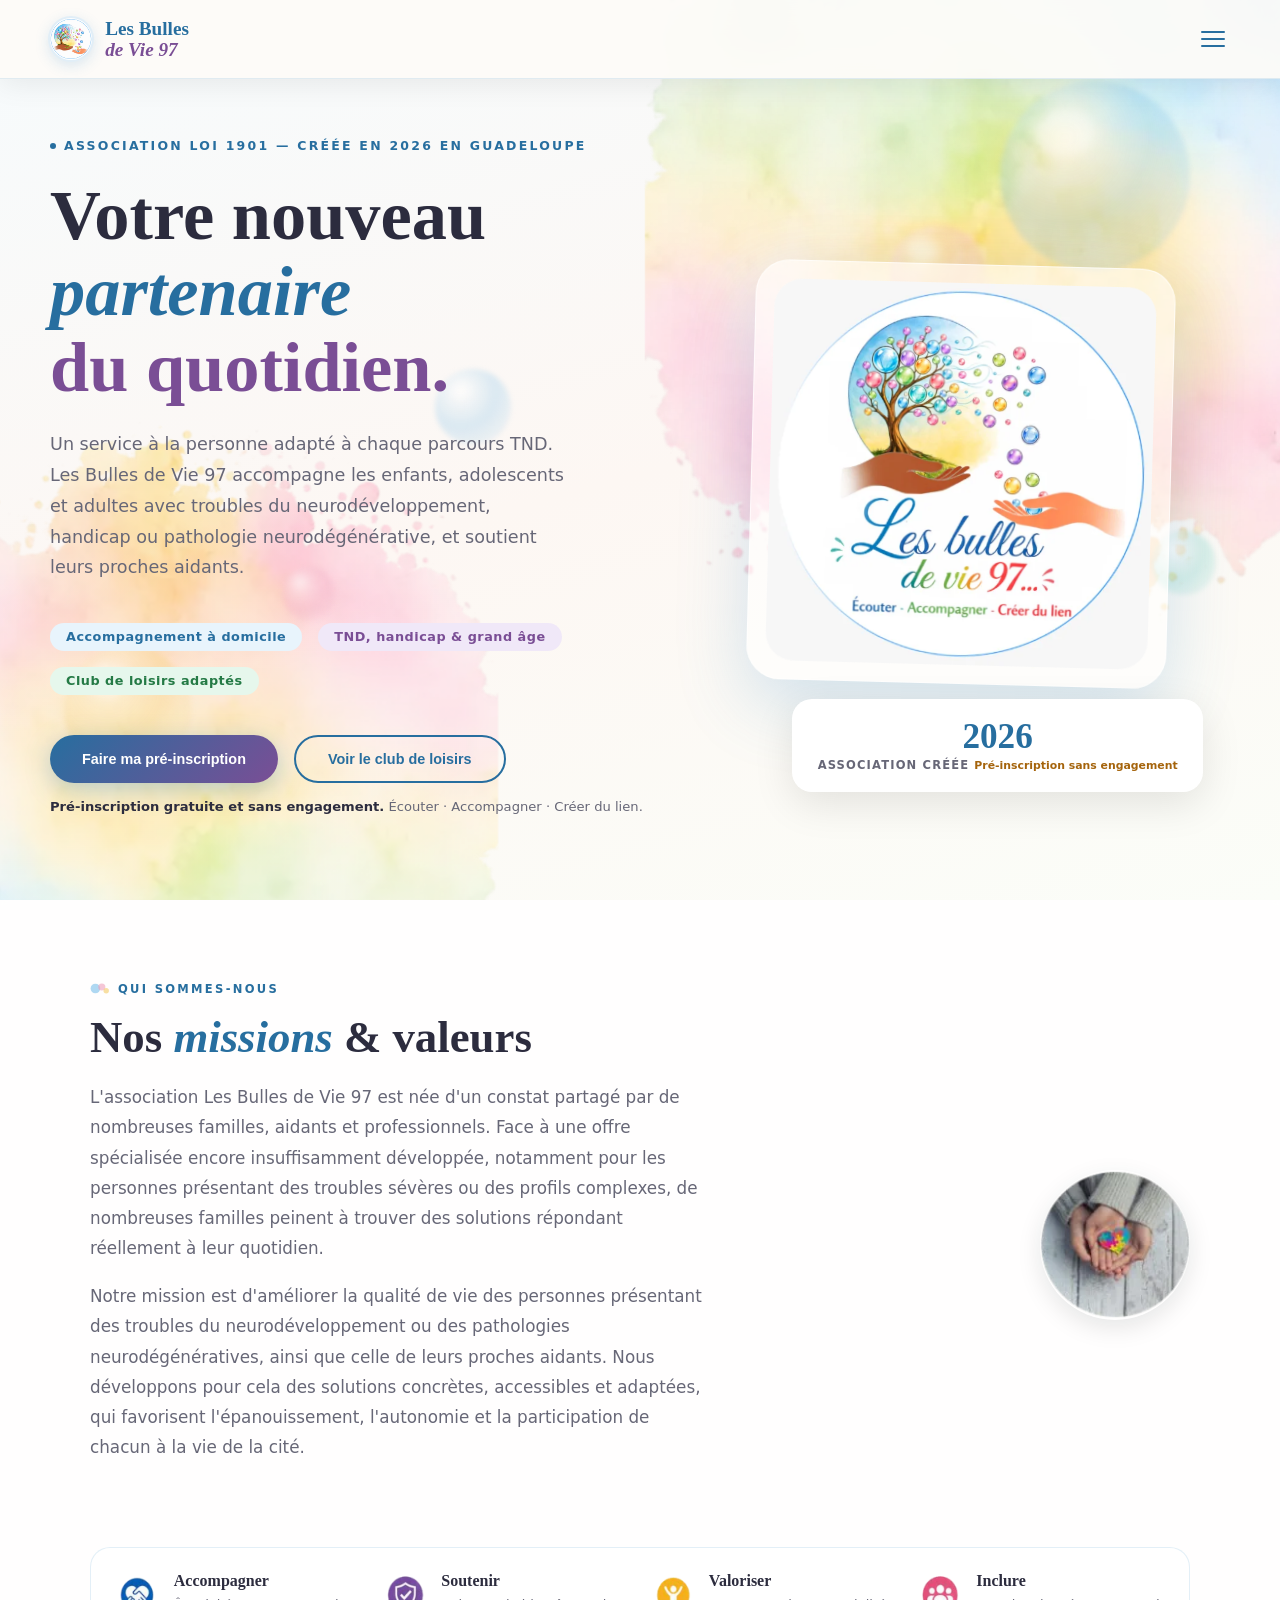
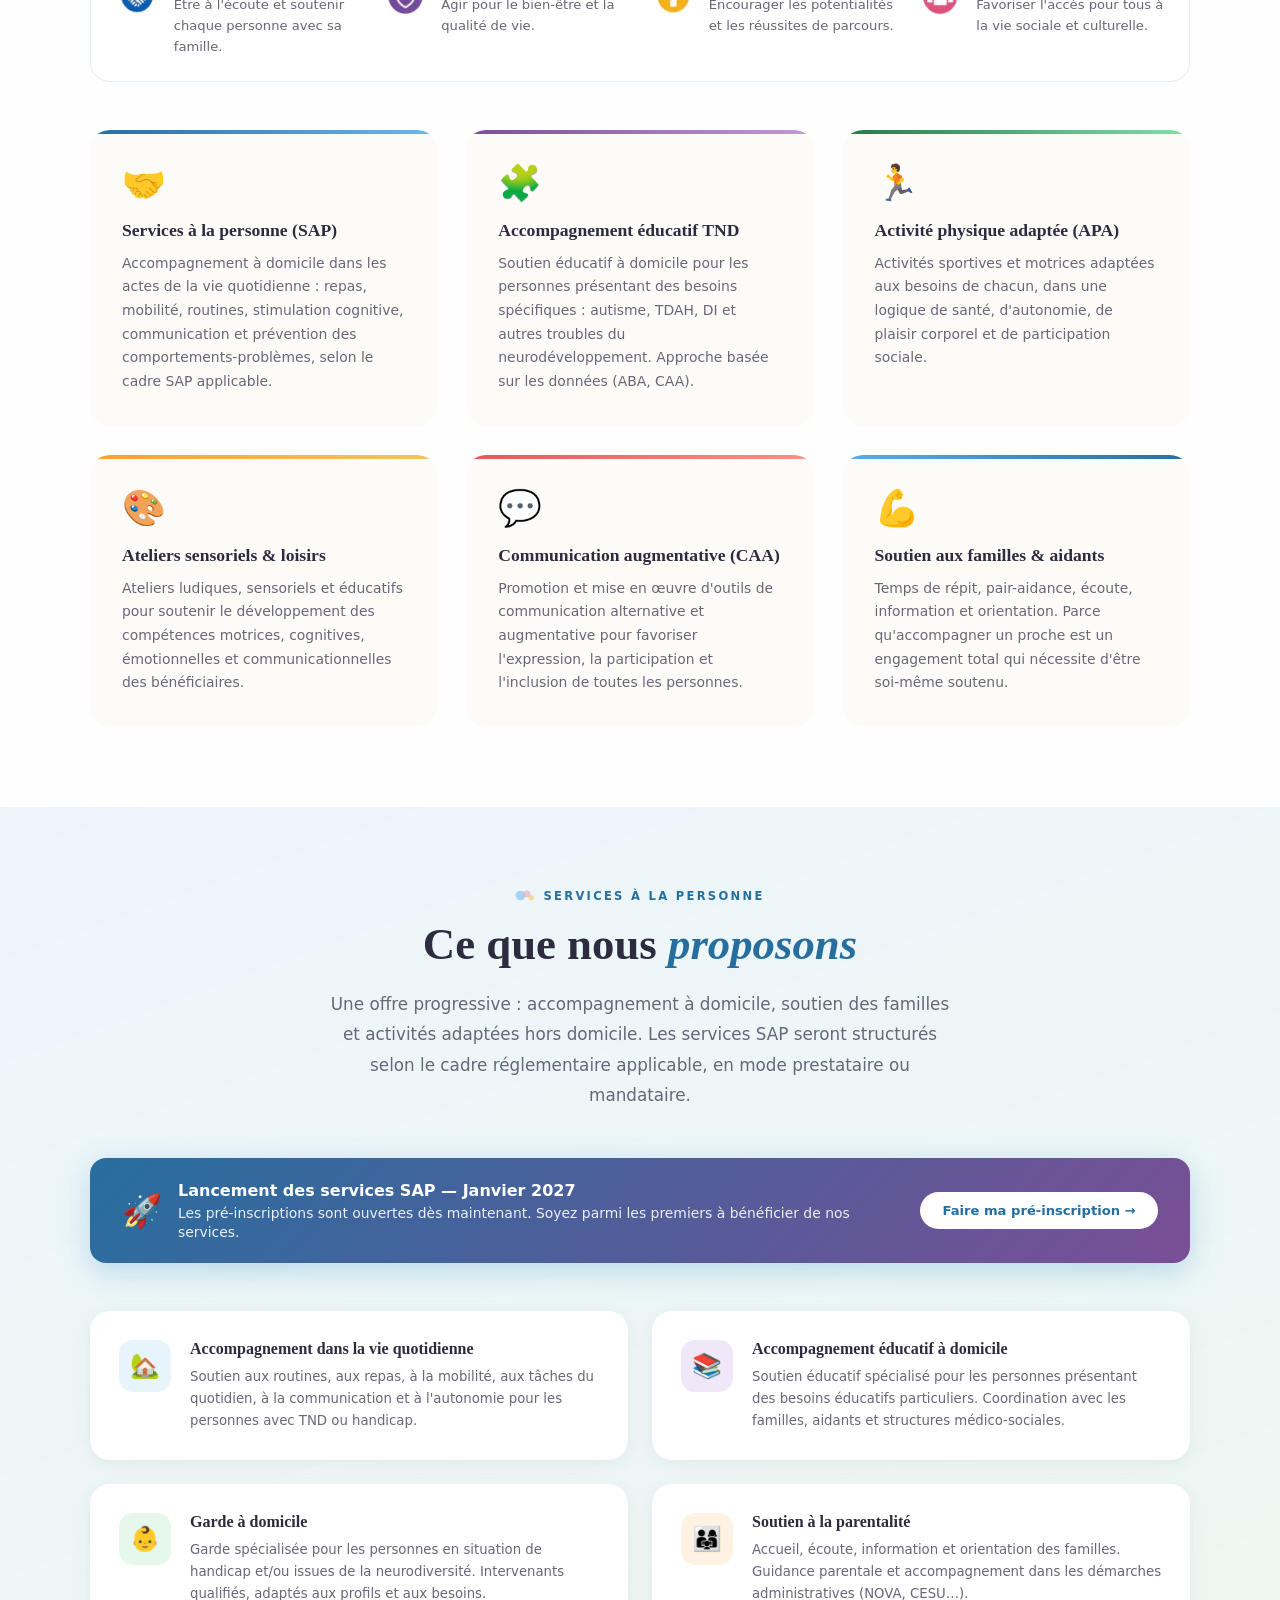
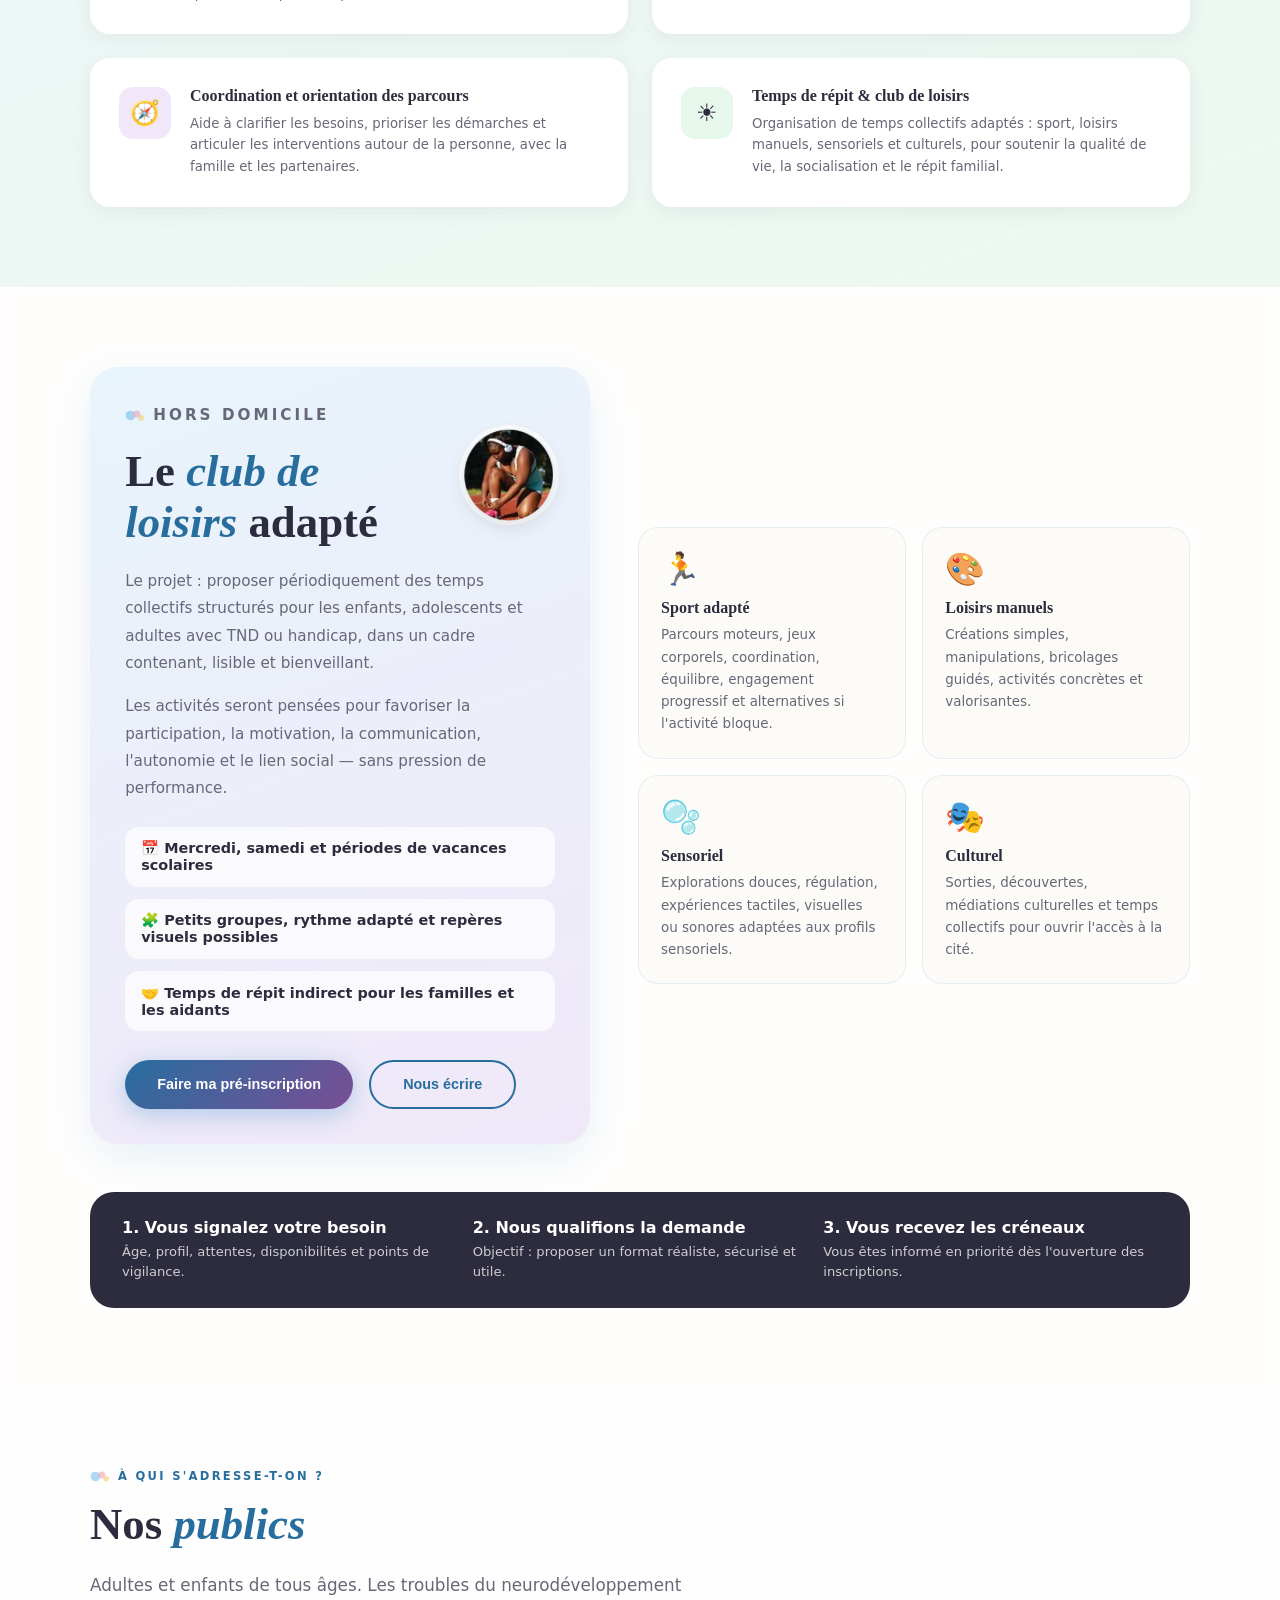
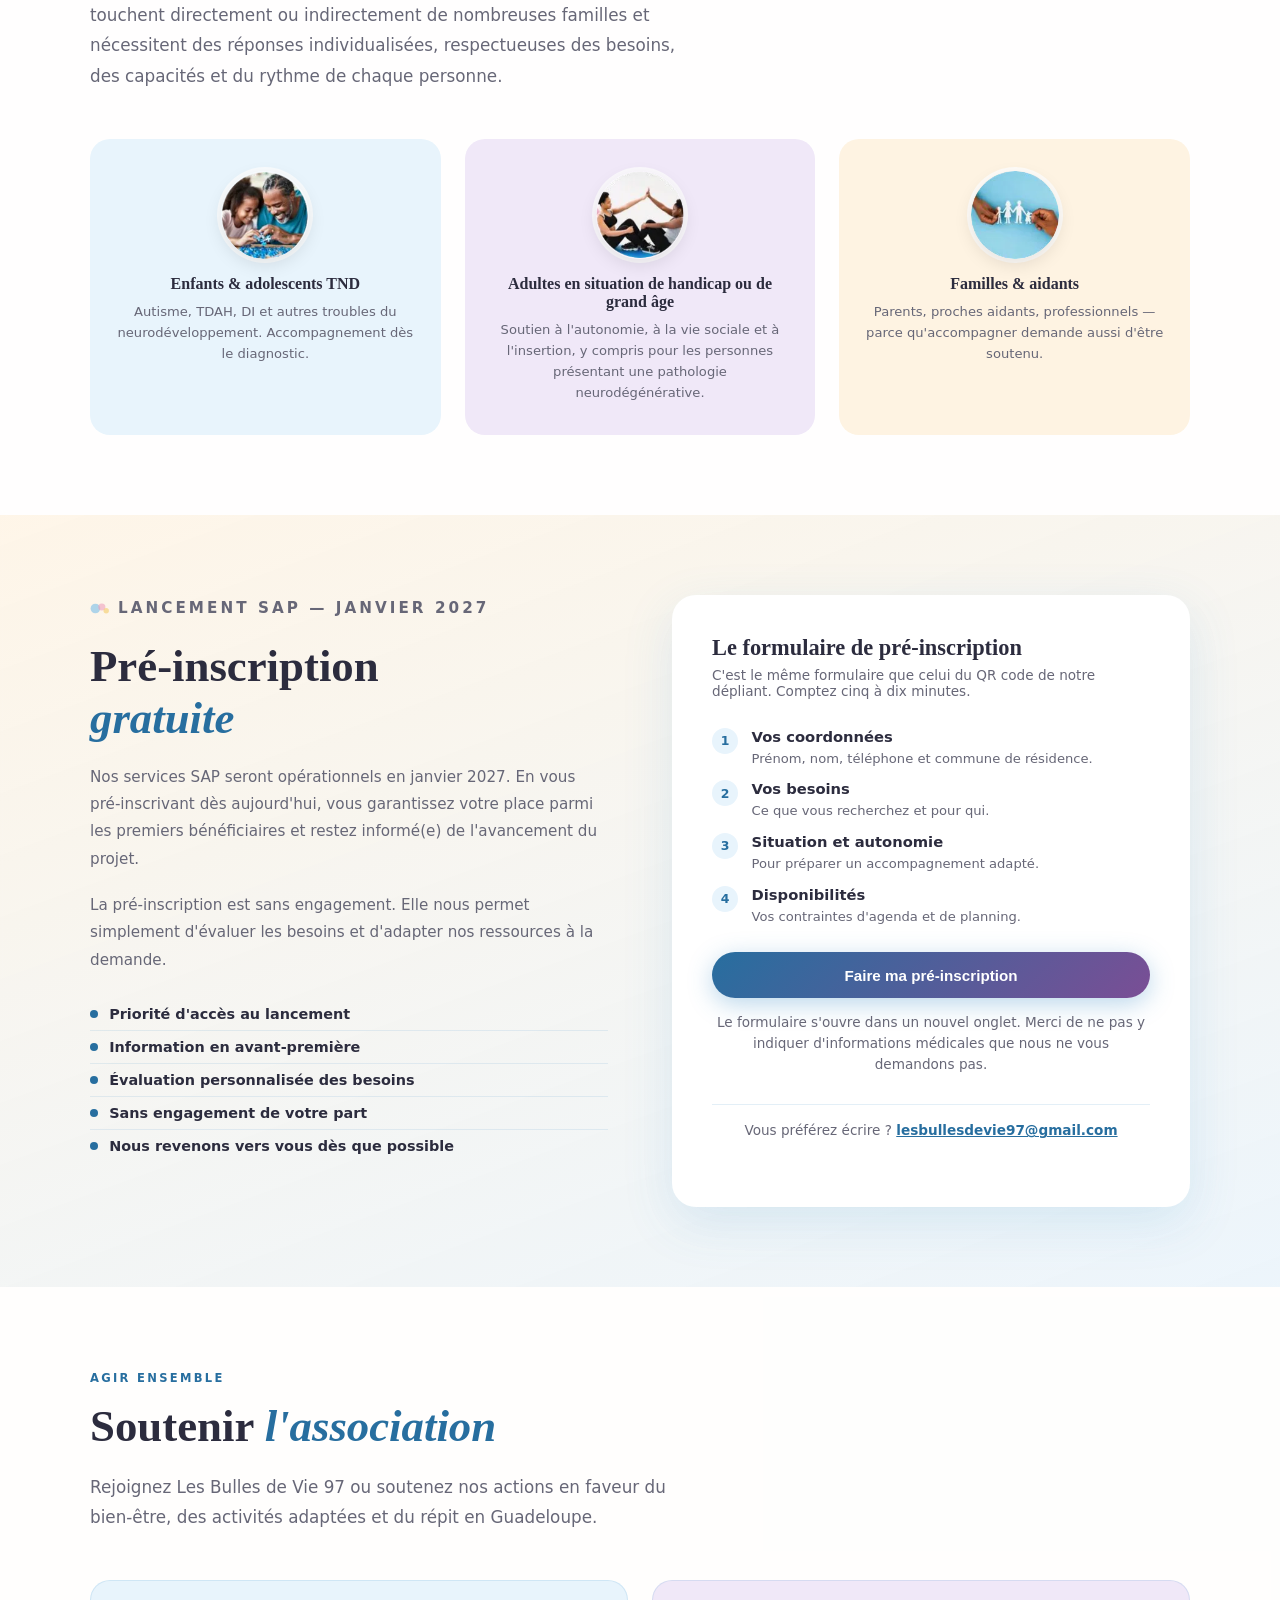
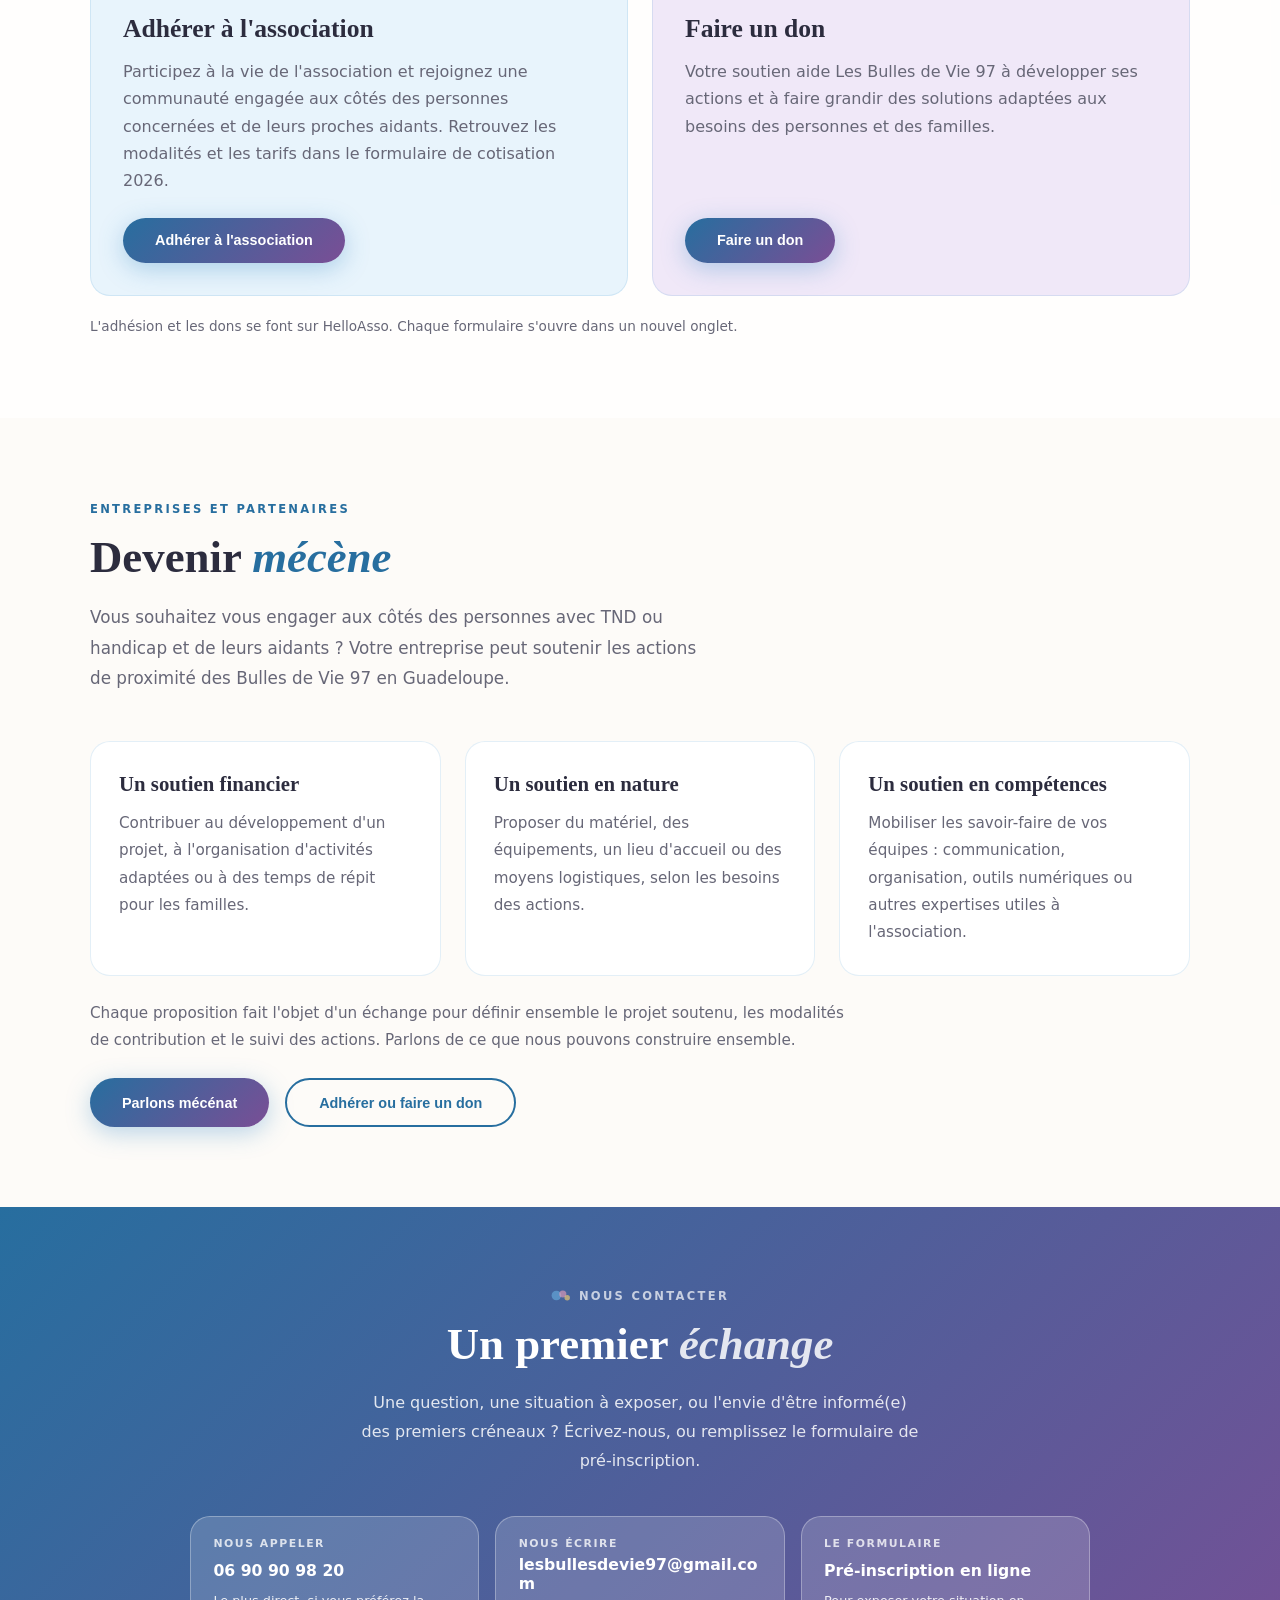
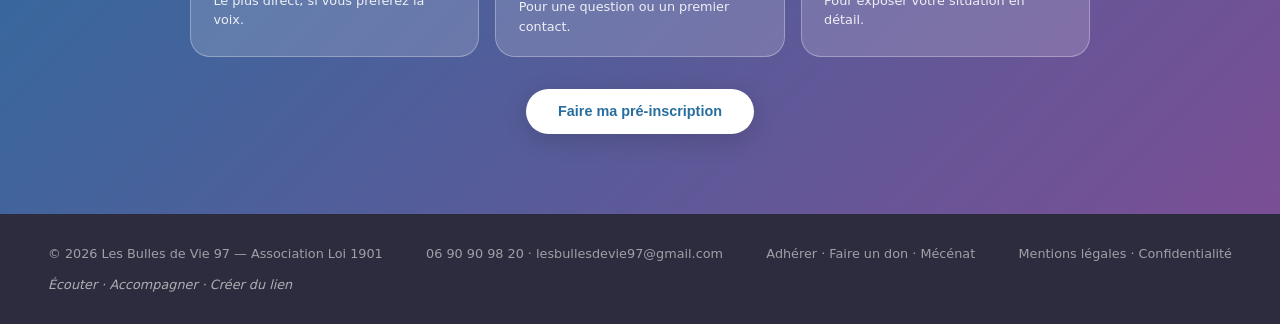
<file: index.html>
<!DOCTYPE html>
<html lang="fr"><head>
  <meta charset="UTF-8">
  <meta name="viewport" content="width=device-width, initial-scale=1.0">
  <title>Les Bulles de Vie 97 — Accompagnement TND &amp; Club de loisirs | Guadeloupe</title>
  <meta name="description" content="Association guadeloupéenne dédiée aux personnes avec TND ou handicap, au soutien des familles et aux activités adaptées hors domicile. Pré-inscription SAP et club de loisirs.">
  <meta name="keywords" content="services à la personne Guadeloupe, TND Guadeloupe, autisme Guadeloupe, accompagnement handicap, SAP Guadeloupe, Les Bulles de Vie 97">
  <meta name="robots" content="index, follow">
  <meta name="theme-color" content="#3B8CC7">
  <link rel="canonical" href="https://lbv97.netlify.app/">
  <link rel="icon" href="assets/favicon.png" type="image/png">
  <meta property="og:title" content="Les Bulles de Vie 97 — Écouter · Accompagner · Créer du lien">
  <meta property="og:description" content="Association d'accompagnement, de soutien aux aidants et d'activités adaptées en Guadeloupe.">
  <meta property="og:type" content="website">
  <meta property="og:url" content="https://lbv97.netlify.app/">
  <meta property="og:locale" content="fr_GP">
  <script type="application/ld+json">
    {
      "@context": "https://schema.org",
      "@type": ["NGO", "LocalBusiness"],
      "name": "Les Bulles de Vie 97",
      "alternateName": "LBV97",
      "description": "Association guadeloupéenne d'accompagnement des personnes avec troubles du neurodéveloppement, handicap ou pathologie neurodégénérative, et de soutien à leurs proches aidants.",
      "url": "https://lbv97.netlify.app/",
      "email": "lesbullesdevie97@gmail.com",
      "telephone": "+590690909820",
      "foundingDate": "2026",
      "legalName": "Les Bulles de Vie 97",
      "identifier": [
        { "@type": "PropertyValue", "name": "RNA", "value": "W9G1012231" },
        { "@type": "PropertyValue", "name": "SIRET", "value": "10590802400018" }
      ],
      "address": {
        "@type": "PostalAddress",
        "streetAddress": "801 Résidence la Cotonnade, Beausoleil",
        "postalCode": "97122",
        "addressLocality": "Baie-Mahault",
        "addressRegion": "Guadeloupe",
        "addressCountry": "GP"
      },
      "areaServed": { "@type": "AdministrativeArea", "name": "Guadeloupe" },
      "knowsLanguage": "fr",
      "contactPoint": {
        "@type": "ContactPoint",
        "contactType": "Information et pré-inscription",
        "telephone": "+590690909820",
        "email": "lesbullesdevie97@gmail.com",
        "availableLanguage": "fr"
      }
    }
  </script>

  <link rel="stylesheet" href="assets/base.css">

  <style>
    /* ======== NAV ======== */
    nav {
      position: fixed; top: 0; left: 0; right: 0; z-index: 200;
      display: flex; align-items: center; justify-content: space-between;
      padding: 1rem 3rem;
      background: rgba(253,251,248,0.94);
      backdrop-filter: blur(14px);
      border-bottom: 1px solid rgba(59,140,199,0.15);
      box-shadow: 0 4px 30px rgba(0,0,0,0.08);
      transition: box-shadow 0.3s;
    }
    .nav-logo {
      display: flex; align-items: center; gap: 0.7rem;
      text-decoration: none;
    }
    .nav-logo-bubble {
      width: 46px; height: 46px;
      border-radius: 50%;
      display: flex; align-items: center; justify-content: center;
      overflow: hidden;
      background: var(--blanc);
      box-shadow: 0 4px 14px rgba(59,140,199,0.18);
      border: 2px solid rgba(59,140,199,0.15);
    }
    .nav-logo-bubble img { width: 100%; height: 100%; object-fit: cover; }
    .nav-logo-text {
      font-family: 'Playfair Display', serif;
      font-size: 1.2rem;
      font-weight: 600;
      color: var(--bleu);
      line-height: 1.1;
    }
    .nav-logo-text span { color: var(--violet); font-style: italic; }
    .nav-links { display: flex; gap: 1.6rem; list-style: none; align-items: center; }
    .nav-links a {
      font-size: 0.82rem; font-weight: 600;
      color: var(--gris);
      text-decoration: none;
      letter-spacing: 0.06em;
      text-transform: uppercase;
      white-space: nowrap;
      transition: color 0.2s;
    }
    .nav-links a:hover { color: var(--bleu); }
    .nav-cta {
      background: linear-gradient(135deg, var(--bleu), var(--violet)) !important;
      color: var(--blanc) !important;
      padding: 0.55rem 1.3rem !important;
      border-radius: 50px !important;
      font-weight: 700 !important;
      letter-spacing: 0.04em !important;
      font-size: 0.78rem !important;
      transition: opacity 0.2s !important;
    }
    .nav-cta:hover { opacity: 0.88 !important; }
    .hamburger {
      display: none; flex-direction: column; gap: 5px; cursor: pointer; padding: 7px;
      border: 0; background: transparent;
    }
    .hamburger span { display: block; width: 24px; height: 2px; background: var(--bleu); border-radius: 2px; transition: all 0.3s; }
    .hamburger:focus-visible { outline: 3px solid var(--jaune); outline-offset: 4px; border-radius: 4px; }

    /* ======== HERO ======== */
    .hero {
      min-height: 100vh;
      display: flex; align-items: center;
      position: relative;
      overflow: hidden;
      padding: 7rem 3rem 4rem;
    }
    /* Le premier écran porte le lavis du dépliant en grand, sur un papier très clair. */
    .hero-bg {
      position: absolute; inset: 0; z-index: 0;
      overflow: hidden;
      background: linear-gradient(165deg, #f6fbfd 0%, #fdf7f3 52%, #fbfdf8 100%);
    }
    .hero-bg::before,
    .hero-bg::after {
      content: '';
      position: absolute;
      background-repeat: no-repeat;
      background-size: contain;
      background-position: center;
      will-change: transform;
    }
    .hero-bg::before {
      top: -30%; right: -18%;
      width: 78vw; height: 78vw;
      max-width: 940px; max-height: 940px;
      background-image: url('assets/lavis-recto.webp');
      opacity: 0.62;
      animation: derive-a 68s ease-in-out infinite;
    }
    .hero-bg::after {
      bottom: -38%; left: -20%;
      width: 68vw; height: 68vw;
      max-width: 820px; max-height: 820px;
      background-image: url('assets/lavis-verso.webp');
      opacity: 0.42;
      animation: derive-b 86s ease-in-out infinite;
    }
    /* Bulles : translucides et floutées comme sur le dépliant, avec un reflet
       décalé. Cycles longs et désynchronisés pour rester en arrière-plan. */
    .bubble-deco {
      position: absolute; border-radius: 50%;
      pointer-events: none;
      filter: blur(2.5px);
      animation: float 18s ease-in-out infinite;
    }
    .bubble-deco::after {
      content: '';
      position: absolute;
      top: 14%; left: 18%;
      width: 32%; height: 26%;
      border-radius: 50%;
      background: rgba(255,255,255,0.38);
      filter: blur(4px);
    }
    .b1 { width:190px;height:190px; top:9%;right:7%;
          background: radial-gradient(circle at 34% 30%, rgba(255,255,255,0.34), rgba(109,184,232,0.25) 46%, rgba(109,184,232,0.16) 72%);
          animation-duration: 21s; animation-delay: -2s; }
    .b2 { width:96px;height:96px; top:25%;right:23%;
          background: radial-gradient(circle at 34% 30%, rgba(255,255,255,0.31), rgba(243,170,192,0.24) 48%, rgba(243,170,192,0.14) 74%);
          animation-duration: 17s; animation-delay: -7s; }
    .b3 { width:64px;height:64px; top:59%;right:5%;
          background: radial-gradient(circle at 34% 30%, rgba(255,255,255,0.31), rgba(104,207,190,0.25) 48%, rgba(104,207,190,0.14) 74%);
          animation-duration: 24s; animation-delay: -12s; }
    .b4 { width:128px;height:128px; bottom:14%;left:5%;
          background: radial-gradient(circle at 34% 30%, rgba(255,255,255,0.32), rgba(245,206,112,0.26) 46%, rgba(245,206,112,0.14) 74%);
          animation-duration: 19s; animation-delay: -4s; }
    .b5 { width:54px;height:54px; bottom:31%;left:22%;
          background: radial-gradient(circle at 34% 30%, rgba(255,255,255,0.31), rgba(239,160,186,0.25) 48%, rgba(239,160,186,0.12) 74%);
          animation-duration: 15s; animation-delay: -9s; }
    .b6 { width:76px;height:76px; top:41%;left:34%;
          background: radial-gradient(circle at 34% 30%, rgba(255,255,255,0.31), rgba(109,184,232,0.23) 48%, rgba(109,184,232,0.12) 74%);
          animation-duration: 26s; animation-delay: -15s; }
    @keyframes float {
      0%,100% { transform: translate3d(0, 0, 0) scale(1); }
      50%     { transform: translate3d(6px, -26px, 0) scale(1.05); }
    }

    .hero-inner {
      position: relative; z-index: 1;
      max-width: 660px;
    }
    .hero-layout {
      position: relative; z-index: 1;
      width: 100%; max-width: 1180px; margin: 0 auto;
      display: grid; grid-template-columns: minmax(0, 1.05fr) minmax(280px, 0.95fr);
      gap: 3rem; align-items: center;
    }
    .hero-visual {
      display: flex; justify-content: center; align-items: center;
      opacity: 0; animation: fadeUp 0.7s ease 0.75s forwards;
    }
    .hero-logo-card {
      width: min(420px, 90vw); aspect-ratio: 1/1;
      border-radius: 34px;
      background: rgba(255,255,255,0.58);
      backdrop-filter: blur(12px);
      padding: 1.1rem;
      box-shadow: 0 24px 70px rgba(59,140,199,0.22);
      border: 1px solid rgba(255,255,255,0.65);
      transform: rotate(1.5deg);
    }
    .hero-logo-card img {
      width: 100%; height: 100%; object-fit: contain;
      border-radius: 28px;
      display: block;
    }
    .micro-proof {
      margin-top: 1rem;
      font-size: 0.82rem;
      color: var(--gris);
      opacity: 0; animation: fadeUp 0.7s ease 1s forwards;
    }
    .micro-proof strong { color: var(--texte); }
    .hero-eyebrow {
      display: inline-flex; align-items: center; gap: 0.5rem;
      font-size: 0.78rem; font-weight: 700;
      letter-spacing: 0.18em; text-transform: uppercase;
      color: var(--bleu); margin-bottom: 1.5rem;
      opacity: 0; animation: fadeUp 0.7s ease 0.2s forwards;
    }
    .eyebrow-dot { width:6px;height:6px;border-radius:50%;background:var(--bleu); }
    .hero-title {
      font-family: 'Playfair Display', serif;
      font-size: clamp(3rem, 5.5vw, 5rem);
      font-weight: 600; line-height: 1.08;
      color: var(--texte); margin-bottom: 1.5rem;
      opacity: 0; animation: fadeUp 0.7s ease 0.4s forwards;
    }
    .hero-title em { color: var(--bleu); font-style: italic; }
    .hero-title .accent { color: var(--violet); }
    .hero-subtitle {
      font-size: 1.1rem; line-height: 1.75; color: var(--gris);
      max-width: 520px; margin-bottom: 2.5rem;
      opacity: 0; animation: fadeUp 0.7s ease 0.6s forwards;
    }
    .hero-tagline {
      display: flex; gap: 1rem; flex-wrap: wrap;
      margin-bottom: 2.5rem;
      opacity: 0; animation: fadeUp 0.7s ease 0.7s forwards;
    }
    .tag-pill {
      font-size: 0.8rem; font-weight: 700;
      padding: 0.4rem 1rem; border-radius: 50px;
      letter-spacing: 0.04em;
    }
    .tag-bleu   { background: var(--bleu-pale); color: var(--bleu); }
    .tag-violet { background: var(--violet-pale); color: var(--violet); }
    .tag-vert   { background: var(--vert-pale); color: var(--vert); }
    .hero-actions {
      display: flex; gap: 1rem; flex-wrap: wrap;
      opacity: 0; animation: fadeUp 0.7s ease 0.9s forwards;
    }
    /* Base commune des boutons pill (icône + libellé) */
    .btn {
      display: inline-flex; align-items: center; gap: 0.5rem;
      text-decoration: none;
      font-family: 'Nunito', sans-serif;
      font-size: 0.9rem; font-weight: 700;
      padding: 0.9rem 2rem; border-radius: 50px;
      border: none; cursor: pointer;
      transition: transform 0.2s, box-shadow 0.2s, background 0.2s, color 0.2s;
    }
    .btn-primary {
      background: linear-gradient(135deg, var(--bleu), var(--violet));
      color: var(--blanc);
      box-shadow: 0 6px 24px rgba(59,140,199,0.35);
    }
    .btn-primary:hover { transform: translateY(-2px); box-shadow: 0 10px 32px rgba(59,140,199,0.45); }
    .btn-secondary {
      background: transparent; color: var(--bleu);
      border: 2px solid var(--bleu);
    }
    .btn-secondary:hover { background: var(--bleu); color: var(--blanc); }

    .hero-badge {
      position: absolute; right: 6%; bottom: 12%; z-index: 1;
      background: var(--blanc);
      border-radius: 20px;
      padding: 1.2rem 1.6rem;
      box-shadow: 0 12px 40px rgba(0,0,0,0.1);
      text-align: center;
      opacity: 0; animation: fadeUp 0.7s ease 1.1s forwards;
    }
    .hero-badge-num {
      display: block;
      font-family: 'Playfair Display', serif;
      font-size: 2.2rem; font-weight: 600;
      color: var(--bleu); line-height: 1;
    }
    .hero-badge-label { font-size: 0.72rem; font-weight: 700; color: var(--gris); letter-spacing: 0.1em; text-transform: uppercase; }
    .hero-badge-sub { font-size: 0.68rem; color: var(--jaune); font-weight: 700; margin-top: 0.2rem; }

    @keyframes fadeUp {
      from { opacity: 0; transform: translateY(22px); }
      to   { opacity: 1; transform: translateY(0); }
    }

    /* ======== SECTIONS COMMUNES ======== */
    section { padding: 5rem 3rem; }
    .section-inner { max-width: 1100px; margin: 0 auto; }
    /* Motif signature du dépliant : une grappe de bulles devant chaque titre */
    .grappe { flex-shrink: 0; }
    .section-tag {
      display: inline-flex; align-items: center; gap: 0.5rem;
      font-size: 0.72rem; font-weight: 700;
      letter-spacing: 0.2em; text-transform: uppercase;
      color: var(--bleu); margin-bottom: 1rem;
    }
    .section-title {
      font-family: 'Playfair Display', serif;
      font-size: clamp(2rem, 3.5vw, 3rem);
      font-weight: 600; line-height: 1.15;
      color: var(--texte); margin-bottom: 1.2rem;
    }
    .section-title em { color: var(--bleu); font-style: italic; }
    .section-intro { font-size: 1.05rem; line-height: 1.8; color: var(--gris); max-width: 620px; margin-bottom: 3rem; }
    .section-intro + .section-intro { margin-top: -1.9rem; }


    /* Intro des missions : le texte, et la photo emblématique du dépliant */
    .missions-intro {
      display: grid;
      grid-template-columns: minmax(0, 1fr) auto;
      column-gap: 2.5rem;
      align-items: center;
    }
    .missions-photo {
      align-self: center;
      width: 150px; height: 150px;
      border-radius: 50%;
      box-shadow: 0 8px 24px rgba(0,0,0,0.10), 0 0 0 5px rgba(255,255,255,0.8);
    }

    /* Les quatre piliers du dépliant */
    .piliers {
      list-style: none;
      display: grid; grid-template-columns: repeat(4, 1fr);
      gap: 1.25rem;
      margin: 2.25rem 0 3rem;
      padding: 1.5rem;
      border-radius: var(--radius-card);
      background: rgba(255,255,255,0.62);
      border: 1px solid rgba(59,140,199,0.14);
    }
    .pilier { display: flex; align-items: flex-start; gap: 0.8rem; }
    .pilier img { width: 46px; height: 46px; flex-shrink: 0; }
    .pilier b {
      display: block;
      font-family: 'Playfair Display', serif;
      font-size: 1rem; font-weight: 600;
      color: var(--texte); margin-bottom: 0.25rem;
    }
    .pilier span { font-size: 0.82rem; line-height: 1.6; color: var(--gris); }

    /* ======== VALEURS ======== */
    #missions { background: rgba(255,255,255,0.78); backdrop-filter: blur(3px); }
    .valeurs-grid {
      display: grid; grid-template-columns: repeat(3, 1fr);
      gap: 1.8rem; margin-top: 2rem;
    }
    .valeur-card {
      background: var(--creme);
      border-radius: var(--radius-card); padding: 2rem;
      transition: transform 0.25s, box-shadow 0.25s;
      position: relative; overflow: hidden;
    }
    .valeur-card::before {
      content: ''; position: absolute; top: 0; left: 0; right: 0;
      height: 4px;
    }
    .valeur-card.c-bleu::before { background: linear-gradient(90deg, var(--bleu), var(--bleu-clair)); }
    .valeur-card.c-violet::before { background: linear-gradient(90deg, var(--violet), #C39BD3); }
    .valeur-card.c-vert::before { background: linear-gradient(90deg, var(--vert), #82E0AA); }
    .valeur-card.c-orange::before { background: linear-gradient(90deg, var(--orange), #F7C265); }
    .valeur-card.c-rouge::before { background: linear-gradient(90deg, var(--rouge), #F1948A); }
    .valeur-card.c-bleu2::before { background: linear-gradient(90deg, #5DADE2, var(--bleu)); }
    .valeur-card:hover { transform: translateY(-6px); box-shadow: var(--shadow-tinted-hover); }
    .valeur-icon { font-size: 2.2rem; margin-bottom: 1rem; }
    .valeur-title {
      font-family: 'Playfair Display', serif;
      font-size: 1.1rem; font-weight: 600;
      color: var(--texte); margin-bottom: 0.7rem;
    }
    .valeur-text { font-size: 0.87rem; line-height: 1.7; color: var(--gris); }

    /* ======== SERVICES SAP ======== */
    #services { background: linear-gradient(160deg, rgba(232,244,252,0.80) 0%, rgba(230,247,236,0.74) 100%); backdrop-filter: blur(3px); }
    .services-header { text-align: center; margin-bottom: 3rem; }
    .services-header .section-intro { margin: 0 auto; }
    .lancement-banner {
      display: flex; align-items: center; gap: 1rem; flex-wrap: wrap;
      background: linear-gradient(135deg, var(--bleu), var(--violet));
      color: var(--blanc);
      border-radius: 16px; padding: 1.4rem 2rem;
      margin-bottom: 3rem;
      box-shadow: 0 8px 30px rgba(59,140,199,0.3);
    }
    .lancement-icon { font-size: 2rem; }
    .lancement-text { flex: 1; }
    .lancement-text strong { display: block; font-size: 1rem; font-weight: 800; margin-bottom: 0.2rem; }
    .lancement-text span { font-size: 0.87rem; opacity: 0.9; }
    .lancement-btn {
      background: var(--blanc);
      color: var(--bleu);
      font-weight: 800; font-size: 0.82rem;
      padding: 0.7rem 1.4rem; border-radius: 50px;
      text-decoration: none; white-space: nowrap;
      transition: transform 0.2s;
    }
    .lancement-btn:hover { transform: scale(1.04); }
    .services-grid {
      display: grid; grid-template-columns: repeat(2, 1fr);
      gap: 1.5rem;
    }
    .service-card {
      background: var(--blanc); border-radius: var(--radius-card);
      padding: 1.8rem; display: flex; gap: 1.2rem;
      box-shadow: var(--shadow-elevated-rest);
      transition: transform 0.25s, box-shadow 0.25s;
    }
    .service-card:hover { transform: translateY(-4px); box-shadow: var(--shadow-elevated-hover); }
    .service-icon-wrap {
      width: 52px; height: 52px; border-radius: 14px;
      display: flex; align-items: center; justify-content: center;
      font-size: 1.5rem; flex-shrink: 0;
    }
    .si-bleu   { background: var(--bleu-pale); }
    .si-violet { background: var(--violet-pale); }
    .si-vert   { background: var(--vert-pale); }
    .si-orange { background: var(--orange-pale); }
    .service-body {}
    .service-title { font-family: 'Playfair Display', serif; font-size: 1rem; font-weight: 600; color: var(--texte); margin-bottom: 0.5rem; }
    .service-desc { font-size: 0.83rem; line-height: 1.65; color: var(--gris); }

    /* ======== PUBLICS ======== */
    #publics { background: rgba(255,255,255,0.78); backdrop-filter: blur(3px); }
    .publics-grid {
      display: grid; grid-template-columns: repeat(3, 1fr);
      gap: 1.5rem; margin-top: 2rem;
    }
    .public-card {
      border-radius: var(--radius-card); padding: 2rem 1.5rem;
      text-align: center;
      transition: transform 0.25s, box-shadow 0.25s;
    }
    .public-card:hover { transform: translateY(-5px); box-shadow: var(--shadow-tinted-hover); }
    .pc-bleu   { background: var(--bleu-pale); }
    .pc-violet { background: var(--violet-pale); }
    .pc-vert   { background: var(--vert-pale); }
    .pc-orange { background: var(--orange-pale); }
    /* Médaillons ronds, comme les photos du dépliant */
    .public-photo {
      width: 88px; height: 88px;
      display: block; margin: 0 auto 1rem;
      border-radius: 50%;
      background: rgba(255,255,255,0.7);
      box-shadow: 0 6px 18px rgba(0,0,0,0.10), 0 0 0 4px rgba(255,255,255,0.75);
    }
    .public-title { font-family: 'Playfair Display', serif; font-size: 1rem; font-weight: 600; color: var(--texte); margin-bottom: 0.5rem; }
    .public-desc { font-size: 0.82rem; line-height: 1.6; color: var(--gris); }


    /* ======== CLUB DE LOISIRS ======== */
    #club-loisirs { background: rgba(255,255,255,0.72); backdrop-filter: blur(3px); }
    .club-grid { display: grid; grid-template-columns: 0.95fr 1.05fr; gap: 3rem; align-items: center; }
    .club-panel {
      background: linear-gradient(160deg, var(--bleu-pale), var(--violet-pale));
      border-radius: 28px; padding: 2.2rem;
      box-shadow: 0 14px 44px rgba(59,140,199,0.12);
    }
    .club-entete { display: flex; align-items: center; gap: 1.5rem; justify-content: space-between; }
    .club-entete .section-title { margin-bottom: 0; }
    .club-photo {
      width: 92px; height: 92px; flex-shrink: 0;
      border-radius: 50%;
      box-shadow: 0 6px 18px rgba(0,0,0,0.10), 0 0 0 4px rgba(255,255,255,0.8);
    }
    .club-panel p { font-size: 0.95rem; color: var(--gris); line-height: 1.8; margin-bottom: 1rem; }
    .club-panel .club-entete + p { margin-top: 1.2rem; }
    .club-list { list-style: none; display: grid; gap: 0.75rem; margin: 1.5rem 0 0; }
    .club-list li {
      display: flex; gap: 0.75rem; align-items: flex-start;
      background: rgba(255,255,255,0.72); padding: 0.85rem 1rem; border-radius: 14px;
      font-size: 0.9rem; color: var(--texte); font-weight: 700;
    }
    .club-cards { display: grid; grid-template-columns: repeat(2, 1fr); gap: 1rem; }
    .club-card {
      border-radius: var(--radius-card); padding: 1.4rem;
      background: var(--creme); border: 1px solid rgba(59,140,199,0.12);
      transition: transform 0.25s, box-shadow 0.25s;
    }
    .club-card:hover { transform: translateY(-4px); box-shadow: var(--shadow-tinted-hover); }
    .club-card-icon { font-size: 2rem; margin-bottom: 0.7rem; }
    .club-card-title { font-family: 'Playfair Display', serif; font-size: 1rem; font-weight: 600; color: var(--texte); margin-bottom: 0.45rem; }
    .club-card-text { font-size: 0.84rem; line-height: 1.65; color: var(--gris); }
    .club-cta { margin-top: 1.8rem; display: flex; gap: 1rem; flex-wrap: wrap; }
    .conversion-strip {
      margin-top: 3rem; background: var(--texte); color: var(--blanc); border-radius: 24px;
      padding: 1.6rem 2rem; display: grid; grid-template-columns: repeat(3, 1fr); gap: 1rem;
    }
    .conversion-item strong { display: block; font-size: 1rem; margin-bottom: 0.25rem; }
    .conversion-item span { font-size: 0.82rem; opacity: 0.76; line-height: 1.5; }

    /* ======== PRÉ-INSCRIPTION ======== */
    #preinscription { background: linear-gradient(160deg, rgba(254,243,226,0.72) 0%, rgba(232,244,252,0.80) 100%); backdrop-filter: blur(3px); }
    .preinscription-grid { display: grid; grid-template-columns: 1fr 1fr; gap: 4rem; align-items: start; }
    .preinscription-info { }
    .preinscription-info p { font-size: 0.95rem; line-height: 1.8; color: var(--gris); margin-bottom: 1.2rem; }
    .preinscription-avantages { list-style: none; margin-top: 1.5rem; }
    .preinscription-avantages li {
      display: flex; align-items: center; gap: 0.7rem;
      font-size: 0.9rem; font-weight: 600; color: var(--texte);
      padding: 0.5rem 0;
      border-bottom: 1px solid rgba(59,140,199,0.12);
    }
    .preinscription-avantages li:last-child { border-bottom: none; }
    .avantage-dot { width: 8px; height: 8px; border-radius: 50%; background: var(--bleu); flex-shrink: 0; }
    .form-card {
      background: var(--blanc); border-radius: 24px;
      padding: 2.5rem;
      box-shadow: 0 16px 50px rgba(59,140,199,0.15);
    }
    .form-card h3 {
      font-family: 'Playfair Display', serif;
      font-size: 1.4rem; font-weight: 600;
      color: var(--texte); margin-bottom: 0.4rem;
    }
    .form-card p { font-size: 0.85rem; color: var(--gris); margin-bottom: 1.8rem; }
    .form-etapes {
      list-style: none;
      counter-reset: etape;
      display: grid; gap: 0.7rem;
      margin-bottom: 1.6rem;
    }
    .form-etapes li {
      counter-increment: etape;
      display: grid; grid-template-columns: auto 1fr;
      gap: 0.25rem 0.85rem;
      align-items: baseline;
    }
    .form-etapes li::before {
      content: counter(etape);
      grid-row: span 2;
      align-self: start;
      width: 26px; height: 26px;
      display: grid; place-items: center;
      border-radius: 50%;
      background: var(--bleu-pale); color: var(--bleu);
      font-size: 0.78rem; font-weight: 800;
    }
    .form-etapes b { font-size: 0.92rem; font-weight: 700; color: var(--texte); }
    .form-etapes span { font-size: 0.82rem; line-height: 1.55; color: var(--gris); }
    .btn-form {
      width: 100%;
      justify-content: center;
      background: linear-gradient(135deg, var(--bleu), var(--violet));
      color: var(--blanc);
      font-size: 0.95rem; font-weight: 800;
      box-shadow: 0 6px 24px rgba(59,140,199,0.35);
    }
    .btn-form:hover { transform: translateY(-2px); box-shadow: 0 10px 32px rgba(59,140,199,0.45); }
    .form-note { font-size: 0.74rem; color: var(--gris); text-align: center; margin-top: 0.85rem; line-height: 1.55; }
    .form-alt {
      margin-top: 1.1rem; padding-top: 1.1rem;
      border-top: 1px solid rgba(59,140,199,0.14);
      text-align: center;
      font-size: 0.85rem; color: var(--gris);
    }
    .form-alt a { color: var(--bleu); font-weight: 700; }

    /* ======== ADHÉSION ET DONS ======== */
    #soutenir { background: rgba(255,255,255,0.72); }
    .soutien-grid { display: grid; grid-template-columns: repeat(2,minmax(0,1fr)); gap: 1.5rem; }
    .soutien-card {
      display: flex; flex-direction: column; align-items: flex-start;
      padding: 2rem; border-radius: var(--radius-card);
      border: 1px solid rgba(59,140,199,0.14);
      background: var(--bleu-pale);
    }
    .soutien-card + .soutien-card { background: var(--violet-pale); }
    .soutien-card h3 { font-family: var(--police-titre); font-size: 1.6rem; line-height: 1.25; margin-bottom: 0.8rem; }
    .soutien-card p { color: var(--gris); font-size: 1rem; line-height: 1.7; margin-bottom: 1.5rem; }
    .soutien-card .btn { margin-top: auto; justify-content: center; text-align: center; }
    .soutien-note { margin-top: 1.25rem; color: var(--gris); font-size: 0.85rem; line-height: 1.6; }

    /* ======== MÉCÉNAT ======== */
    .mecenat-grid { display: grid; grid-template-columns: repeat(3,minmax(0,1fr)); gap: 1.5rem; }
    .mecenat-card { padding: 1.75rem; background: var(--blanc); border: 1px solid rgba(59,140,199,0.14); border-radius: var(--radius-card); }
    .mecenat-card h3 { font-family: var(--police-titre); font-size: 1.3rem; line-height: 1.3; margin-bottom: 0.8rem; }
    .mecenat-card p, .mecenat-suite { color: var(--gris); font-size: 0.95rem; line-height: 1.8; }
    .mecenat-suite { max-width: 760px; margin-top: 1.5rem; }
    .mecenat-actions { display: flex; flex-wrap: wrap; gap: 1rem; margin-top: 1.5rem; }

    /* ======== CONTACT ======== */
    #contact {
      background: linear-gradient(135deg, var(--bleu) 0%, var(--violet) 100%);
      color: var(--blanc);
    }
    .contact-inner { text-align: center; }
    .contact-inner .section-tag { color: rgba(255,255,255,0.7); }
    .contact-inner .section-title { color: var(--blanc); }
    .contact-inner .section-title em { color: rgba(255,255,255,0.85); }
    .contact-subtitle { font-size: 1rem; line-height: 1.8; opacity: 0.85; max-width: 560px; margin: 0 auto 2.5rem; }
    .contact-voies {
      display: grid; grid-template-columns: repeat(3, minmax(0, 1fr));
      gap: 1rem; max-width: 900px; margin: 0 auto 2rem;
      text-align: left;
    }
    .voie {
      display: grid; gap: 0.3rem;
      padding: 1.25rem 1.4rem;
      border-radius: var(--radius-card);
      background: rgba(255,255,255,0.16);
      border: 1px solid rgba(255,255,255,0.3);
      text-decoration: none; color: var(--blanc);
      transition: background 0.2s, transform 0.2s;
    }
    .voie:hover { background: rgba(255,255,255,0.26); transform: translateY(-2px); }
    .voie-label {
      font-size: 0.68rem; font-weight: 700;
      letter-spacing: 0.14em; text-transform: uppercase;
      opacity: 0.78;
    }
    .voie-valeur { font-size: 0.98rem; font-weight: 700; word-break: break-word; }
    .voie-note { font-size: 0.8rem; line-height: 1.5; opacity: 0.88; }
    .contact-actions { display: flex; gap: 1rem; justify-content: center; flex-wrap: wrap; }
    .btn-white {
      background: var(--blanc); color: var(--bleu);
      font-weight: 800;
      box-shadow: 0 6px 24px rgba(0,0,0,0.15);
    }
    .btn-white:hover { transform: translateY(-2px); box-shadow: 0 10px 32px rgba(0,0,0,0.2); }

    /* ======== FOOTER ======== */
    footer {
      background: var(--texte); color: rgba(255,255,255,0.55);
      padding: 2rem 3rem;
      display: flex; align-items: center; justify-content: space-between;
      flex-wrap: wrap; gap: 1rem;
      font-size: 0.8rem;
    }
    footer a { color: rgba(255,255,255,0.55); text-decoration: none; }
    footer a:hover { color: var(--blanc); }
    .footer-tagline { color: rgba(255,255,255,0.62); font-style: italic; }

    @media (prefers-reduced-motion: reduce) {
      html { scroll-behavior: auto; }
      *, *::before, *::after {
        animation-duration: 0.01ms !important;
        animation-iteration-count: 1 !important;
        scroll-behavior: auto !important;
        transition-duration: 0.01ms !important;
      }
      .bubble-deco,
      .hero-visual,
      .micro-proof,
      .hero-eyebrow,
      .hero-title,
      .hero-subtitle,
      .hero-tagline,
      .hero-actions,
      .hero-badge {
        animation: none !important;
        opacity: 1 !important;
        transform: none !important;
        transition: none !important;
      }
      /* Le lavis reste affiché, mais il cesse de dériver. */
      .lavis-fond span,
      .hero-bg::before,
      .hero-bg::after {
        animation: none !important;
        transform: none !important;
      }
    }

    /* La navigation se replie avant que les liens ne se chevauchent. */
    @media (max-width: 1280px) {
      .nav-links { display: none; position: absolute; top: 100%; left: 0; right: 0;
        background: var(--creme); flex-direction: column; padding: 1.5rem;
        box-shadow: 0 10px 30px rgba(0,0,0,0.1); gap: 1rem; }
      .nav-links.open { display: flex; }
      .hamburger { display: flex; }
    }

    /* ======== MOBILE ======== */
    @media (max-width: 768px) {
      nav { padding: 1rem 1.5rem; }
      section { padding: 3.5rem 1.5rem; }
      .hero { padding: 7rem 1.5rem 3rem; }
      .hero-badge { display: none; }
      .valeurs-grid { grid-template-columns: 1fr; }
      .services-grid { grid-template-columns: 1fr; }
      .publics-grid { grid-template-columns: repeat(2,minmax(0,1fr)); }
      .preinscription-grid { grid-template-columns: 1fr; gap: 2rem; }
      .piliers { grid-template-columns: 1fr; padding: 1.25rem; gap: 1rem; }
      .contact-voies { grid-template-columns: 1fr; }
      .soutien-grid { grid-template-columns: 1fr; }
      .mecenat-grid { grid-template-columns: 1fr; }
      .missions-intro { grid-template-columns: 1fr; justify-items: start; }
      .missions-photo { order: -1; margin-bottom: 1.5rem; width: 120px; height: 120px; }
      .club-entete { flex-direction: column-reverse; align-items: flex-start; gap: 1.1rem; }
      .public-photo { width: 76px; height: 76px; }
      .hero-layout { grid-template-columns: 1fr; gap: 2rem; }
      .hero-visual { order: -1; }
      .hero-logo-card { width: min(300px, 100%); }
      .club-grid { grid-template-columns: 1fr; }
      .club-cards { grid-template-columns: 1fr; }
      .conversion-strip { grid-template-columns: 1fr; }
      footer { flex-direction: column; text-align: center; }
    }

    @media (max-width: 560px) {
      .publics-grid { grid-template-columns: 1fr; }
      .hero-title { font-size: clamp(2.4rem, 11vw, 3rem); }
      .form-card, .club-panel { padding: 1.5rem; }
      .soutien-card { padding: 1.5rem; }
      .form-alt, footer a { overflow-wrap: anywhere; }
    }


  </style>
</head>
<body>

  <a class="skip-link" href="#contenu">Aller au contenu</a>

  <!-- Le lavis aquarellé du dépliant, repris tel quel en fond de page -->
  <div class="lavis-fond" aria-hidden="true">
    <span class="lf-haut"></span>
    <span class="lf-bas"></span>
  </div>

  <!-- ======== NAV ======== -->
  <nav id="navbar" aria-label="Navigation principale">
    <a href="#accueil" class="nav-logo">
      <div class="nav-logo-bubble"><img src="assets/logo-sans-texte.webp" width="320" height="320" alt="Logo Les Bulles de Vie 97"></div>
      <div class="nav-logo-text">Les Bulles<br><span>de Vie 97</span></div>
    </a>
    <ul class="nav-links" id="navLinks" aria-label="Navigation principale">
      <li><a href="#missions">Nos missions</a></li>
      <li><a href="#services">Accompagnement</a></li>
      <li><a href="#club-loisirs">Club loisirs</a></li>
      <li><a href="#publics">Publics</a></li>
      <li><a href="#soutenir">Nous soutenir</a></li>
      <li><a href="#mecenat">Mécénat</a></li>
      <li><a href="#contact">Contact</a></li>
      <li><a href="#preinscription" class="nav-cta">Pré-inscription</a></li>
    </ul>
    <button class="hamburger" id="hamburger" type="button" aria-label="Ouvrir le menu" aria-controls="navLinks" aria-expanded="false">
      <span></span><span></span><span></span>
    </button>
  </nav>

  <main id="contenu" tabindex="-1">
  <!-- ======== HERO ======== -->
  <section class="hero" id="accueil">
    <div class="hero-bg"></div>
    <div class="bubble-deco b1"></div>
    <div class="bubble-deco b2"></div>
    <div class="bubble-deco b3"></div>
    <div class="bubble-deco b4"></div>
    <div class="bubble-deco b5"></div>
    <div class="bubble-deco b6"></div>

    <div class="hero-layout">
      <div class="hero-inner">
        <p class="hero-eyebrow"><span class="eyebrow-dot"></span> Association Loi 1901 — Créée en 2026 en Guadeloupe</p>
        <h1 class="hero-title">
          Votre nouveau<br>
          <em>partenaire</em><br>
          <span class="accent">du quotidien.</span>
        </h1>
        <p class="hero-subtitle">
          Un service à la personne adapté à chaque parcours TND. Les Bulles de Vie 97 accompagne les enfants, adolescents et adultes avec troubles du neurodéveloppement, handicap ou pathologie neurodégénérative, et soutient leurs proches aidants.
        </p>
        <div class="hero-tagline">
          <span class="tag-pill tag-bleu">Accompagnement à domicile</span>
          <span class="tag-pill tag-violet">TND, handicap &amp; grand âge</span>
          <span class="tag-pill tag-vert">Club de loisirs adaptés</span>
        </div>
        <div class="hero-actions">
          <a href="#preinscription" class="btn btn-primary">Faire ma pré-inscription</a>
          <a href="#club-loisirs" class="btn btn-secondary">Voir le club de loisirs</a>
        </div>
        <p class="micro-proof"><strong>Pré-inscription gratuite et sans engagement.</strong> Écouter · Accompagner · Créer du lien.</p>
      </div>
      <div class="hero-visual" aria-hidden="true">
        <div class="hero-logo-card"><img src="assets/logo.webp" width="640" height="640" alt=""></div>
      </div>
    </div>

    <div class="hero-badge">
      <span class="hero-badge-num">2026</span>
      <span class="hero-badge-label">Association créée</span>
      <span class="hero-badge-sub">Pré-inscription sans engagement</span>
    </div>
  </section>

  <!-- ======== MISSIONS ======== -->
  <section id="missions">
    <div class="section-inner">
      <div class="missions-intro">
        <div class="missions-texte">
        <p class="section-tag"><svg class="grappe" width="20" height="13" viewBox="0 0 20 13" aria-hidden="true"><circle cx="5.4" cy="6.5" r="4.8" fill="#6DB8E8" opacity=".55"/><circle cx="11.8" cy="5" r="3.6" fill="#EFA0BA" opacity=".6"/><circle cx="16.2" cy="8.8" r="2.7" fill="#F5CE70" opacity=".65"/></svg> Qui sommes-nous</p>
        <h2 class="section-title">Nos <em>missions</em> &amp; valeurs</h2>
        <p class="section-intro">
          L'association Les Bulles de Vie 97 est née d'un constat partagé par de nombreuses familles, aidants et professionnels. Face à une offre spécialisée encore insuffisamment développée, notamment pour les personnes présentant des troubles sévères ou des profils complexes, de nombreuses familles peinent à trouver des solutions répondant réellement à leur quotidien.
        </p>
        <p class="section-intro">
          Notre mission est d'améliorer la qualité de vie des personnes présentant des troubles du neurodéveloppement ou des pathologies neurodégénératives, ainsi que celle de leurs proches aidants. Nous développons pour cela des solutions concrètes, accessibles et adaptées, qui favorisent l'épanouissement, l'autonomie et la participation de chacun à la vie de la cité.
        </p>
        </div>
        <img class="missions-photo" src="assets/photo-missions.webp" width="144" height="144" alt="Deux mains tenant un cœur composé de pièces de puzzle colorées" loading="lazy">
      </div>

      <!-- Les quatre piliers du dépliant, avec ses propres icônes -->
      <ul class="piliers">
        <li class="pilier">
          <img src="assets/pilier-accompagner.webp" width="112" height="112" alt="" loading="lazy">
          <div>
            <b>Accompagner</b>
            <span>Être à l'écoute et soutenir chaque personne avec sa famille.</span>
          </div>
        </li>
        <li class="pilier">
          <img src="assets/pilier-soutenir.webp" width="112" height="112" alt="" loading="lazy">
          <div>
            <b>Soutenir</b>
            <span>Agir pour le bien-être et la qualité de vie.</span>
          </div>
        </li>
        <li class="pilier">
          <img src="assets/pilier-valoriser.webp" width="112" height="112" alt="" loading="lazy">
          <div>
            <b>Valoriser</b>
            <span>Encourager les potentialités et les réussites de parcours.</span>
          </div>
        </li>
        <li class="pilier">
          <img src="assets/pilier-inclure.webp" width="112" height="112" alt="" loading="lazy">
          <div>
            <b>Inclure</b>
            <span>Favoriser l'accès pour tous à la vie sociale et culturelle.</span>
          </div>
        </li>
      </ul>
      <div class="valeurs-grid">
        <div class="valeur-card c-bleu">
          <div class="valeur-icon">🤝</div>
          <div class="valeur-title">Services à la personne (SAP)</div>
          <div class="valeur-text">Accompagnement à domicile dans les actes de la vie quotidienne : repas, mobilité, routines, stimulation cognitive, communication et prévention des comportements-problèmes, selon le cadre SAP applicable.</div>
        </div>
        <div class="valeur-card c-violet">
          <div class="valeur-icon">🧩</div>
          <div class="valeur-title">Accompagnement éducatif TND</div>
          <div class="valeur-text">Soutien éducatif à domicile pour les personnes présentant des besoins spécifiques : autisme, TDAH, DI et autres troubles du neurodéveloppement. Approche basée sur les données (ABA, CAA).</div>
        </div>
        <div class="valeur-card c-vert">
          <div class="valeur-icon">🏃</div>
          <div class="valeur-title">Activité physique adaptée (APA)</div>
          <div class="valeur-text">Activités sportives et motrices adaptées aux besoins de chacun, dans une logique de santé, d'autonomie, de plaisir corporel et de participation sociale.</div>
        </div>
        <div class="valeur-card c-orange">
          <div class="valeur-icon">🎨</div>
          <div class="valeur-title">Ateliers sensoriels &amp; loisirs</div>
          <div class="valeur-text">Ateliers ludiques, sensoriels et éducatifs pour soutenir le développement des compétences motrices, cognitives, émotionnelles et communicationnelles des bénéficiaires.</div>
        </div>
        <div class="valeur-card c-rouge">
          <div class="valeur-icon">💬</div>
          <div class="valeur-title">Communication augmentative (CAA)</div>
          <div class="valeur-text">Promotion et mise en œuvre d'outils de communication alternative et augmentative pour favoriser l'expression, la participation et l'inclusion de toutes les personnes.</div>
        </div>
        <div class="valeur-card c-bleu2">
          <div class="valeur-icon">💪</div>
          <div class="valeur-title">Soutien aux familles &amp; aidants</div>
          <div class="valeur-text">Temps de répit, pair-aidance, écoute, information et orientation. Parce qu'accompagner un proche est un engagement total qui nécessite d'être soi-même soutenu.</div>
        </div>
      </div>
    </div>
  </section>

  <!-- ======== SERVICES SAP ======== -->
  <section id="services">
    <div class="section-inner">
      <div class="services-header">
        <p class="section-tag"><svg class="grappe" width="20" height="13" viewBox="0 0 20 13" aria-hidden="true"><circle cx="5.4" cy="6.5" r="4.8" fill="#6DB8E8" opacity=".55"/><circle cx="11.8" cy="5" r="3.6" fill="#EFA0BA" opacity=".6"/><circle cx="16.2" cy="8.8" r="2.7" fill="#F5CE70" opacity=".65"/></svg> Services à la personne</p>
        <h2 class="section-title">Ce que nous <em>proposons</em></h2>
        <p class="section-intro">Une offre progressive : accompagnement à domicile, soutien des familles et activités adaptées hors domicile. Les services SAP seront structurés selon le cadre réglementaire applicable, en mode prestataire ou mandataire.</p>
      </div>

      <div class="lancement-banner">
        <div class="lancement-icon">🚀</div>
        <div class="lancement-text">
          <strong>Lancement des services SAP — Janvier 2027</strong>
          <span>Les pré-inscriptions sont ouvertes dès maintenant. Soyez parmi les premiers à bénéficier de nos services.</span>
        </div>
        <a href="#preinscription" class="lancement-btn">Faire ma pré-inscription →</a>
      </div>

      <div class="services-grid">
        <div class="service-card">
          <div class="service-icon-wrap si-bleu">🏡</div>
          <div class="service-body">
            <div class="service-title">Accompagnement dans la vie quotidienne</div>
            <div class="service-desc">Soutien aux routines, aux repas, à la mobilité, aux tâches du quotidien, à la communication et à l'autonomie pour les personnes avec TND ou handicap.</div>
          </div>
        </div>
        <div class="service-card">
          <div class="service-icon-wrap si-violet">📚</div>
          <div class="service-body">
            <div class="service-title">Accompagnement éducatif à domicile</div>
            <div class="service-desc">Soutien éducatif spécialisé pour les personnes présentant des besoins éducatifs particuliers. Coordination avec les familles, aidants et structures médico-sociales.</div>
          </div>
        </div>
        <div class="service-card">
          <div class="service-icon-wrap si-vert">👶</div>
          <div class="service-body">
            <div class="service-title">Garde à domicile</div>
            <div class="service-desc">Garde spécialisée pour les personnes en situation de handicap et/ou issues de la neurodiversité. Intervenants qualifiés, adaptés aux profils et aux besoins.</div>
          </div>
        </div>
        <div class="service-card">
          <div class="service-icon-wrap si-orange">👨‍👩‍👧</div>
          <div class="service-body">
            <div class="service-title">Soutien à la parentalité</div>
            <div class="service-desc">Accueil, écoute, information et orientation des familles. Guidance parentale et accompagnement dans les démarches administratives (NOVA, CESU…).</div>
          </div>
        </div>
        <div class="service-card">
          <div class="service-icon-wrap si-violet">🧭</div>
          <div class="service-body">
            <div class="service-title">Coordination et orientation des parcours</div>
            <div class="service-desc">Aide à clarifier les besoins, prioriser les démarches et articuler les interventions autour de la personne, avec la famille et les partenaires.</div>
          </div>
        </div>
        <div class="service-card">
          <div class="service-icon-wrap si-vert">☀️</div>
          <div class="service-body">
            <div class="service-title">Temps de répit &amp; club de loisirs</div>
            <div class="service-desc">Organisation de temps collectifs adaptés : sport, loisirs manuels, sensoriels et culturels, pour soutenir la qualité de vie, la socialisation et le répit familial.</div>
          </div>
        </div>
      </div>
    </div>
  </section>


  <!-- ======== CLUB DE LOISIRS ======== -->
  <section id="club-loisirs">
    <div class="section-inner">
      <div class="club-grid">
        <div class="club-panel">
          <div class="club-entete">
            <div>
              <p class="section-tag"><svg class="grappe" width="20" height="13" viewBox="0 0 20 13" aria-hidden="true"><circle cx="5.4" cy="6.5" r="4.8" fill="#6DB8E8" opacity=".55"/><circle cx="11.8" cy="5" r="3.6" fill="#EFA0BA" opacity=".6"/><circle cx="16.2" cy="8.8" r="2.7" fill="#F5CE70" opacity=".65"/></svg> Hors domicile</p>
              <h2 class="section-title">Le <em>club de loisirs</em> adapté</h2>
            </div>
            <img class="club-photo" src="assets/photo-sport.webp" width="144" height="144" alt="Une personne laçant ses chaussures avant une activité sportive" loading="lazy">
          </div>
          <p>
            Le projet : proposer périodiquement des temps collectifs structurés pour les enfants, adolescents et adultes avec TND ou handicap, dans un cadre contenant, lisible et bienveillant.
          </p>
          <p>
            Les activités seront pensées pour favoriser la participation, la motivation, la communication, l'autonomie et le lien social — sans pression de performance.
          </p>
          <ul class="club-list">
            <li>📅 Mercredi, samedi et périodes de vacances scolaires</li>
            <li>🧩 Petits groupes, rythme adapté et repères visuels possibles</li>
            <li>🤝 Temps de répit indirect pour les familles et les aidants</li>
          </ul>
          <div class="club-cta">
            <a href="#preinscription" class="btn btn-primary">Faire ma pré-inscription</a>
            <a href="#contact" class="btn btn-secondary">Nous écrire</a>
          </div>
        </div>
        <div class="club-cards">
          <div class="club-card">
            <div class="club-card-icon">🏃</div>
            <div class="club-card-title">Sport adapté</div>
            <div class="club-card-text">Parcours moteurs, jeux corporels, coordination, équilibre, engagement progressif et alternatives si l'activité bloque.</div>
          </div>
          <div class="club-card">
            <div class="club-card-icon">🎨</div>
            <div class="club-card-title">Loisirs manuels</div>
            <div class="club-card-text">Créations simples, manipulations, bricolages guidés, activités concrètes et valorisantes.</div>
          </div>
          <div class="club-card">
            <div class="club-card-icon">🫧</div>
            <div class="club-card-title">Sensoriel</div>
            <div class="club-card-text">Explorations douces, régulation, expériences tactiles, visuelles ou sonores adaptées aux profils sensoriels.</div>
          </div>
          <div class="club-card">
            <div class="club-card-icon">🎭</div>
            <div class="club-card-title">Culturel</div>
            <div class="club-card-text">Sorties, découvertes, médiations culturelles et temps collectifs pour ouvrir l'accès à la cité.</div>
          </div>
        </div>
      </div>
      <div class="conversion-strip">
        <div class="conversion-item"><strong>1. Vous signalez votre besoin</strong><span>Âge, profil, attentes, disponibilités et points de vigilance.</span></div>
        <div class="conversion-item"><strong>2. Nous qualifions la demande</strong><span>Objectif : proposer un format réaliste, sécurisé et utile.</span></div>
        <div class="conversion-item"><strong>3. Vous recevez les créneaux</strong><span>Vous êtes informé en priorité dès l'ouverture des inscriptions.</span></div>
      </div>
    </div>
  </section>

  <!-- ======== PUBLICS ======== -->
  <section id="publics">
    <div class="section-inner">
      <div>
        <p class="section-tag"><svg class="grappe" width="20" height="13" viewBox="0 0 20 13" aria-hidden="true"><circle cx="5.4" cy="6.5" r="4.8" fill="#6DB8E8" opacity=".55"/><circle cx="11.8" cy="5" r="3.6" fill="#EFA0BA" opacity=".6"/><circle cx="16.2" cy="8.8" r="2.7" fill="#F5CE70" opacity=".65"/></svg> À qui s'adresse-t-on ?</p>
        <h2 class="section-title">Nos <em>publics</em></h2>
        <p class="section-intro">Adultes et enfants de tous âges. Les troubles du neurodéveloppement touchent directement ou indirectement de nombreuses familles et nécessitent des réponses individualisées, respectueuses des besoins, des capacités et du rythme de chaque personne.</p>
      </div>
      <div class="publics-grid">
        <div class="public-card pc-bleu">
          <img class="public-photo" src="assets/photo-enfants.webp" width="144" height="144" alt="Un grand-père et une enfant jouant ensemble avec des perles colorées" loading="lazy">
          <div class="public-title">Enfants &amp; adolescents TND</div>
          <div class="public-desc">Autisme, TDAH, DI et autres troubles du neurodéveloppement. Accompagnement dès le diagnostic.</div>
        </div>
        <div class="public-card pc-violet">
          <img class="public-photo" src="assets/photo-adultes.webp" width="144" height="144" alt="Deux personnes adultes en séance d'activité physique adaptée" loading="lazy">
          <div class="public-title">Adultes en situation de handicap ou de grand âge</div>
          <div class="public-desc">Soutien à l'autonomie, à la vie sociale et à l'insertion, y compris pour les personnes présentant une pathologie neurodégénérative.</div>
        </div>
        <div class="public-card pc-orange">
          <img class="public-photo" src="assets/photo-familles.webp" width="144" height="144" alt="Deux mains tenant une famille découpée dans du papier" loading="lazy">
          <div class="public-title">Familles &amp; aidants</div>
          <div class="public-desc">Parents, proches aidants, professionnels — parce qu'accompagner demande aussi d'être soutenu.</div>
        </div>
      </div>
    </div>
  </section>

  <!-- ======== PRÉ-INSCRIPTION ======== -->
  <section id="preinscription">
    <div class="section-inner">
      <div class="preinscription-grid">
        <div class="preinscription-info">
          <p class="section-tag"><svg class="grappe" width="20" height="13" viewBox="0 0 20 13" aria-hidden="true"><circle cx="5.4" cy="6.5" r="4.8" fill="#6DB8E8" opacity=".55"/><circle cx="11.8" cy="5" r="3.6" fill="#EFA0BA" opacity=".6"/><circle cx="16.2" cy="8.8" r="2.7" fill="#F5CE70" opacity=".65"/></svg> Lancement SAP — Janvier 2027</p>
          <h2 class="section-title">Pré-inscription<br><em>gratuite</em></h2>
          <p>Nos services SAP seront opérationnels en janvier 2027. En vous pré-inscrivant dès aujourd'hui, vous garantissez votre place parmi les premiers bénéficiaires et restez informé(e) de l'avancement du projet.</p>
          <p>La pré-inscription est sans engagement. Elle nous permet simplement d'évaluer les besoins et d'adapter nos ressources à la demande.</p>
          <ul class="preinscription-avantages">
            <li><span class="avantage-dot"></span> Priorité d'accès au lancement</li>
            <li><span class="avantage-dot"></span> Information en avant-première</li>
            <li><span class="avantage-dot"></span> Évaluation personnalisée des besoins</li>
            <li><span class="avantage-dot"></span> Sans engagement de votre part</li>
            <li><span class="avantage-dot"></span> Nous revenons vers vous dès que possible</li>
          </ul>
        </div>

        <div class="form-card">
          <h3>Le formulaire de pré-inscription</h3>
          <p>C'est le même formulaire que celui du QR code de notre dépliant. Comptez cinq à dix minutes.</p>

          <ol class="form-etapes">
            <li><b>Vos coordonnées</b><span>Prénom, nom, téléphone et commune de résidence.</span></li>
            <li><b>Vos besoins</b><span>Ce que vous recherchez et pour qui.</span></li>
            <li><b>Situation et autonomie</b><span>Pour préparer un accompagnement adapté.</span></li>
            <li><b>Disponibilités</b><span>Vos contraintes d'agenda et de planning.</span></li>
          </ol>

          <a class="btn btn-form" href="https://forms.gle/4sHtg1PLPW5pRaSW8" target="_blank" rel="noopener">
            Faire ma pré-inscription
          </a>
          <p class="form-note">
            Le formulaire s'ouvre dans un nouvel onglet. Merci de ne pas y indiquer d'informations médicales
            que nous ne vous demandons pas.
          </p>
          <p class="form-alt">
            Vous préférez écrire&nbsp;? <a href="mailto:lesbullesdevie97@gmail.com">lesbullesdevie97@gmail.com</a>
          </p>
        </div>
      </div>
    </div>
  </section>

  <!-- ======== ADHÉSION ET DONS ======== -->
  <section id="soutenir" aria-labelledby="soutenir-titre">
    <div class="section-inner">
      <p class="section-tag">Agir ensemble</p>
      <h2 class="section-title" id="soutenir-titre">Soutenir <em>l'association</em></h2>
      <p class="section-intro">Rejoignez Les Bulles de Vie 97 ou soutenez nos actions en faveur du bien-être, des activités adaptées et du répit en Guadeloupe.</p>
      <div class="soutien-grid">
        <article class="soutien-card">
          <h3>Adhérer à l'association</h3>
          <p>Participez à la vie de l'association et rejoignez une communauté engagée aux côtés des personnes concernées et de leurs proches aidants. Retrouvez les modalités et les tarifs dans le formulaire de cotisation 2026.</p>
          <a class="btn btn-primary" href="https://www.helloasso.com/associations/les-bulles-de-vie-97/adhesions/cotisation-2026" target="_blank" rel="noopener noreferrer" aria-label="Adhérer à l'association sur HelloAsso (nouvel onglet)">Adhérer à l'association</a>
        </article>
        <article class="soutien-card">
          <h3>Faire un don</h3>
          <p>Votre soutien aide Les Bulles de Vie 97 à développer ses actions et à faire grandir des solutions adaptées aux besoins des personnes et des familles.</p>
          <a class="btn btn-primary" href="https://www.helloasso.com/associations/les-bulles-de-vie-97/formulaires/1" target="_blank" rel="noopener noreferrer" aria-label="Faire un don sur HelloAsso (nouvel onglet)">Faire un don</a>
        </article>
      </div>
      <p class="soutien-note">L'adhésion et les dons se font sur HelloAsso. Chaque formulaire s'ouvre dans un nouvel onglet.</p>
    </div>
  </section>

  <!-- ======== MÉCÉNAT ======== -->
  <section id="mecenat" aria-labelledby="mecenat-titre">
    <div class="section-inner">
      <p class="section-tag">Entreprises et partenaires</p>
      <h2 class="section-title" id="mecenat-titre">Devenir <em>mécène</em></h2>
      <p class="section-intro">Vous souhaitez vous engager aux côtés des personnes avec TND ou handicap et de leurs aidants ? Votre entreprise peut soutenir les actions de proximité des Bulles de Vie 97 en Guadeloupe.</p>
      <div class="mecenat-grid">
        <article class="mecenat-card">
          <h3>Un soutien financier</h3>
          <p>Contribuer au développement d'un projet, à l'organisation d'activités adaptées ou à des temps de répit pour les familles.</p>
        </article>
        <article class="mecenat-card">
          <h3>Un soutien en nature</h3>
          <p>Proposer du matériel, des équipements, un lieu d'accueil ou des moyens logistiques, selon les besoins des actions.</p>
        </article>
        <article class="mecenat-card">
          <h3>Un soutien en compétences</h3>
          <p>Mobiliser les savoir-faire de vos équipes : communication, organisation, outils numériques ou autres expertises utiles à l'association.</p>
        </article>
      </div>
      <p class="mecenat-suite">Chaque proposition fait l'objet d'un échange pour définir ensemble le projet soutenu, les modalités de contribution et le suivi des actions. Parlons de ce que nous pouvons construire ensemble.</p>
      <div class="mecenat-actions">
        <a class="btn btn-primary" href="mailto:lesbullesdevie97@gmail.com?subject=Proposition%20de%20m%C3%A9c%C3%A9nat%20-%20Les%20Bulles%20de%20Vie%2097">Parlons mécénat</a>
        <a class="btn btn-secondary" href="#soutenir">Adhérer ou faire un don</a>
      </div>
    </div>
  </section>

  <!-- ======== CONTACT ======== -->
  <section id="contact">
    <div class="section-inner contact-inner">
      <p class="section-tag"><svg class="grappe" width="20" height="13" viewBox="0 0 20 13" aria-hidden="true"><circle cx="5.4" cy="6.5" r="4.8" fill="#6DB8E8" opacity=".55"/><circle cx="11.8" cy="5" r="3.6" fill="#EFA0BA" opacity=".6"/><circle cx="16.2" cy="8.8" r="2.7" fill="#F5CE70" opacity=".65"/></svg> Nous contacter</p>
      <h2 class="section-title">Un premier <em>échange</em></h2>
      <p class="contact-subtitle">Une question, une situation à exposer, ou l'envie d'être informé(e) des premiers créneaux ? Écrivez-nous, ou remplissez le formulaire de pré-inscription.</p>

      <div class="contact-voies">
        <a class="voie" href="tel:+590690909820">
          <span class="voie-label">Nous appeler</span>
          <span class="voie-valeur">06 90 90 98 20</span>
          <span class="voie-note">Le plus direct, si vous préférez la voix.</span>
        </a>
        <a class="voie" href="mailto:lesbullesdevie97@gmail.com">
          <span class="voie-label">Nous écrire</span>
          <span class="voie-valeur">lesbullesdevie97@gmail.com</span>
          <span class="voie-note">Pour une question ou un premier contact.</span>
        </a>
        <a class="voie" href="https://forms.gle/4sHtg1PLPW5pRaSW8" target="_blank" rel="noopener">
          <span class="voie-label">Le formulaire</span>
          <span class="voie-valeur">Pré-inscription en ligne</span>
          <span class="voie-note">Pour exposer votre situation en détail.</span>
        </a>
      </div>

      <div class="contact-actions">
        <a href="#preinscription" class="btn btn-white">Faire ma pré-inscription</a>
      </div>
    </div>
  </section>

  </main>

  <!-- ======== FOOTER ======== -->
  <footer>
    <span>© <span id="current-year">2026</span> Les Bulles de Vie 97 — Association Loi 1901</span>
    <span>
      <a href="tel:+590690909820">06 90 90 98 20</a> ·
      <a href="mailto:lesbullesdevie97@gmail.com">lesbullesdevie97@gmail.com</a>
    </span>
    <span>
      <a href="https://www.helloasso.com/associations/les-bulles-de-vie-97/adhesions/cotisation-2026" target="_blank" rel="noopener noreferrer" aria-label="Adhérer sur HelloAsso (nouvel onglet)">Adhérer</a> ·
      <a href="https://www.helloasso.com/associations/les-bulles-de-vie-97/formulaires/1" target="_blank" rel="noopener noreferrer" aria-label="Faire un don sur HelloAsso (nouvel onglet)">Faire un don</a>
      · <a href="#mecenat">Mécénat</a>
    </span>
    <span>
      <a href="mentions-legales.html">Mentions légales</a> ·
      <a href="mentions-legales.html#confidentialite">Confidentialité</a>
    </span>
    <span class="footer-tagline">Écouter · Accompagner · Créer du lien</span>
  </footer>

  <script>
    const hamburger = document.getElementById('hamburger');

    function toggleMenu() {
      const menu = document.getElementById('navLinks');
      const isOpen = menu.classList.toggle('open');
      hamburger.setAttribute('aria-expanded', String(isOpen));
      hamburger.setAttribute('aria-label', isOpen ? 'Fermer le menu' : 'Ouvrir le menu');
    }

    hamburger.addEventListener('click', toggleMenu);

    document.querySelectorAll('.nav-links a').forEach((link) => {
      link.addEventListener('click', () => {
        document.getElementById('navLinks').classList.remove('open');
        hamburger.setAttribute('aria-expanded', 'false');
        hamburger.setAttribute('aria-label', 'Ouvrir le menu');
      });
    });

    document.addEventListener('keydown', (event) => {
      if (event.key === 'Escape' && document.getElementById('navLinks').classList.contains('open')) {
        toggleMenu();
        hamburger.focus();
      }
    });

    document.getElementById('current-year').textContent = new Date().getFullYear();
  </script>
</body>
</html>
</file>
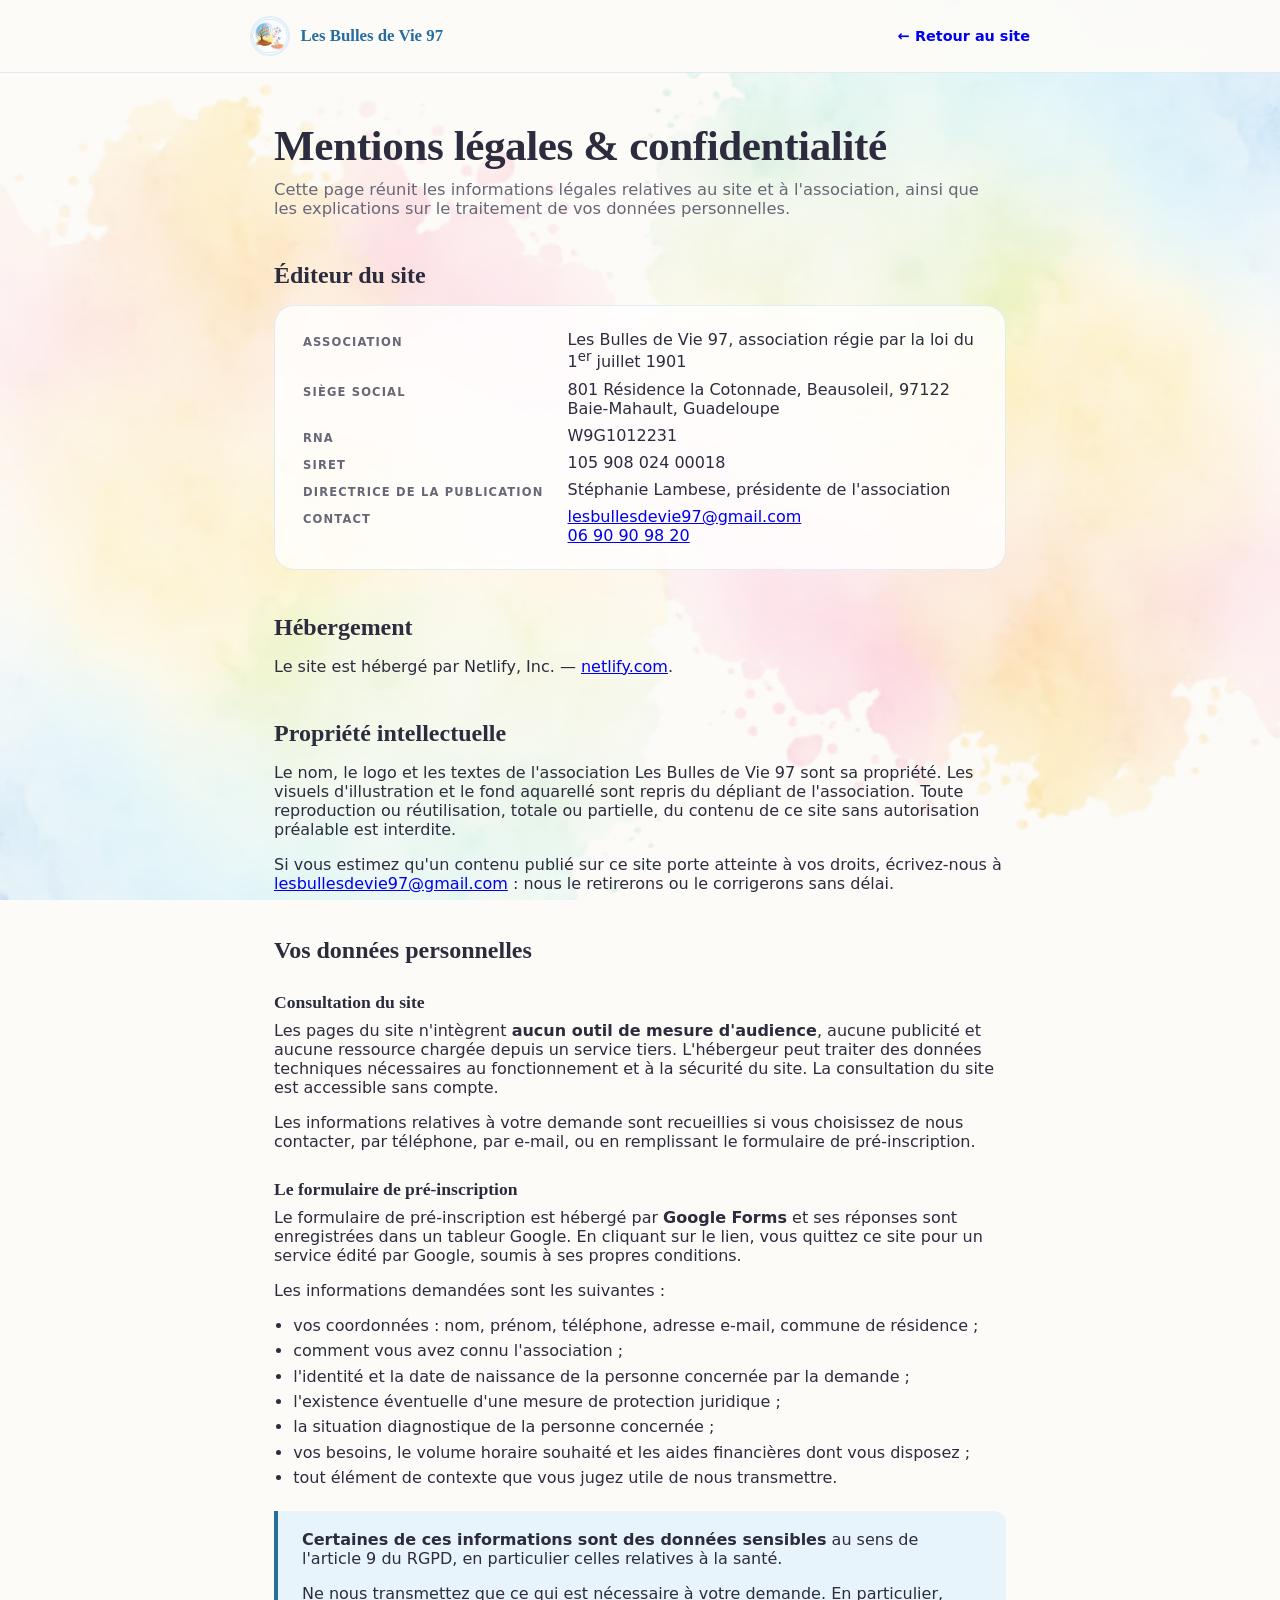
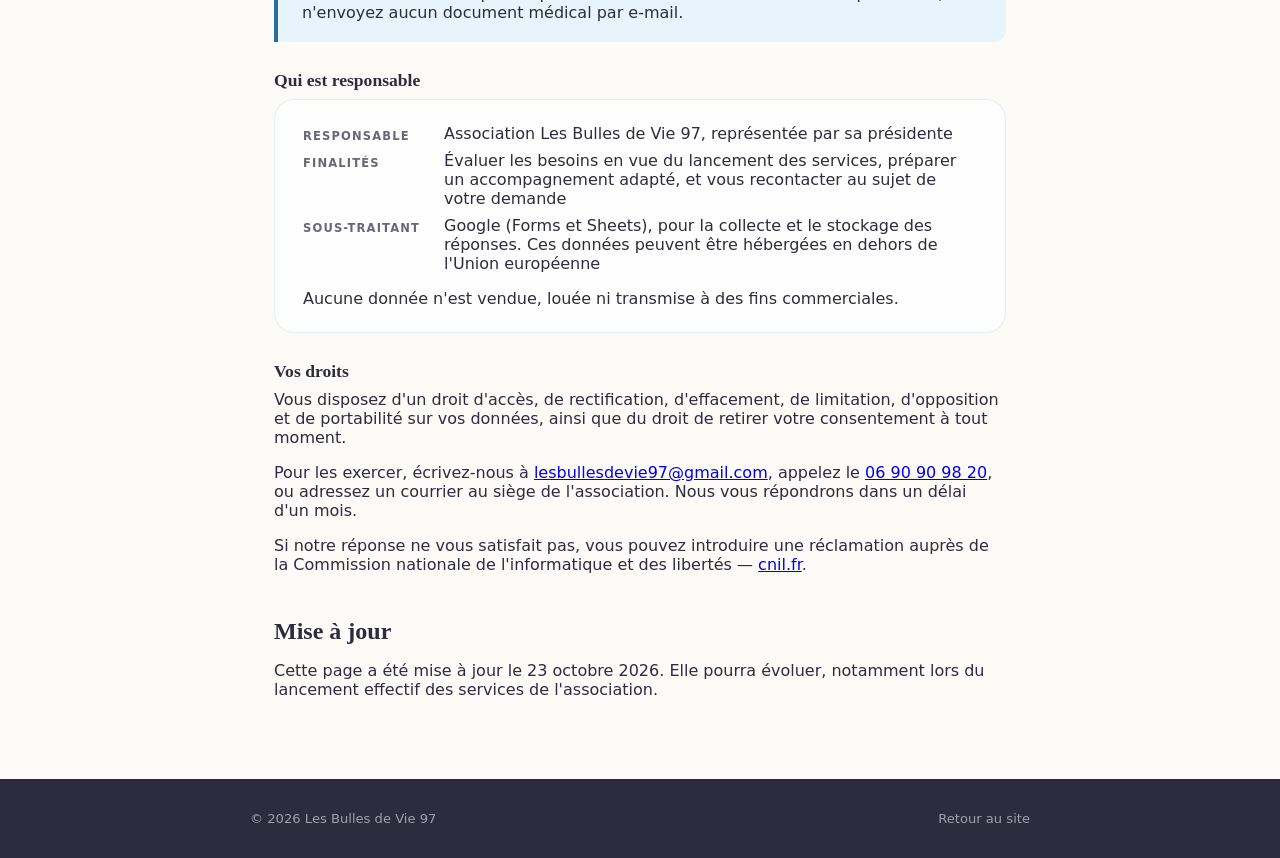
<file: mentions-legales.html>
<!DOCTYPE html>
<html lang="fr"><head>
  <meta charset="UTF-8">
  <meta name="viewport" content="width=device-width, initial-scale=1.0">
  <title>Mentions légales et confidentialité — Les Bulles de Vie 97</title>
  <meta name="description" content="Mentions légales de l'association Les Bulles de Vie 97 et informations sur le traitement des données personnelles.">
  <meta name="robots" content="index, follow">
  <meta name="theme-color" content="#3B8CC7">
  <link rel="canonical" href="https://lbv97.netlify.app/mentions-legales.html">
  <link rel="icon" href="assets/favicon.png" type="image/png">

  <link rel="stylesheet" href="assets/base.css">

  <style>
    .bandeau {
      background: rgba(253,251,248,0.94);
      backdrop-filter: blur(14px);
      border-bottom: 1px solid rgba(59,140,199,0.15);
      padding: 1rem 1.5rem;
    }
    .bandeau-inner {
      max-width: 780px; margin: 0 auto;
      display: flex; align-items: center; justify-content: space-between;
      gap: 1rem; flex-wrap: wrap;
    }
    .retour {
      display: inline-flex; align-items: center; gap: 0.5rem;
      font-weight: 700; font-size: 0.9rem; text-decoration: none;
    }
    .retour:hover { text-decoration: underline; }
    .bandeau-logo { display: flex; align-items: center; gap: 0.65rem; text-decoration: none; }
    .bandeau-logo img {
      width: 40px; height: 40px; border-radius: 50%;
      background: var(--blanc); border: 2px solid rgba(59,140,199,0.15);
    }
    .bandeau-logo span {
      font-family: 'Playfair Display', Georgia, serif;
      font-size: 1.05rem; font-weight: 600; color: var(--bleu); line-height: 1.15;
    }

    main { max-width: 780px; margin: 0 auto; padding: 3rem 1.5rem 4rem; }

    h1 {
      font-family: 'Playfair Display', Georgia, serif;
      font-size: clamp(1.9rem, 5vw, 2.7rem);
      font-weight: 600; line-height: 1.15; letter-spacing: -0.01em;
      margin-bottom: 0.6rem;
    }
    .chapeau { color: var(--gris); font-size: 1.02rem; margin-bottom: 2.5rem; }

    h2 {
      font-family: 'Playfair Display', Georgia, serif;
      font-size: 1.5rem; font-weight: 600;
      margin: 2.75rem 0 1rem; scroll-margin-top: 5.5rem;
    }
    h3 {
      font-family: 'Playfair Display', Georgia, serif;
      font-size: 1.1rem; font-weight: 600;
      margin: 1.75rem 0 0.5rem;
    }
    p { margin-bottom: 1rem; }
    ul { margin: 0 0 1rem 1.2rem; }
    li { margin-bottom: 0.4rem; }

    .fiche {
      background: rgba(255,255,255,0.78);
      border: 1px solid rgba(59,140,199,0.14);
      border-radius: var(--radius-card);
      padding: 1.5rem 1.75rem;
      margin-bottom: 1.5rem;
    }
    .fiche dl { display: grid; grid-template-columns: auto 1fr; gap: 0.5rem 1.5rem; margin: 0; }
    .fiche dt {
      font-size: 0.72rem; font-weight: 700;
      letter-spacing: 0.1em; text-transform: uppercase;
      color: var(--gris); padding-top: 0.32rem;
    }
    .fiche dd { margin: 0; }

    .encadre {
      background: var(--bleu-pale);
      border-left: 4px solid var(--bleu);
      border-radius: 0 12px 12px 0;
      padding: 1.2rem 1.5rem;
      margin: 1.5rem 0;
    }
    .encadre p:last-child { margin-bottom: 0; }
    .encadre strong { color: var(--texte); }

    footer { padding: 2rem 1.5rem; font-size: 0.82rem; }
    footer div {
      max-width: 780px; margin: 0 auto;
      display: flex; justify-content: space-between; gap: 1rem; flex-wrap: wrap;
    }

    @media (max-width: 560px) {
      .fiche dl { grid-template-columns: 1fr; gap: 0.15rem; }
      .fiche dt { padding-top: 0.6rem; }
      footer div { flex-direction: column; text-align: center; }
    }
  </style>
</head>
<body>

  <div class="lavis-fond" aria-hidden="true">
    <span class="lf-haut"></span>
    <span class="lf-bas"></span>
  </div>

  <div class="bandeau">
    <div class="bandeau-inner">
      <a class="bandeau-logo" href="index.html">
        <img src="assets/logo-sans-texte.webp" width="320" height="320" alt="">
        <span>Les Bulles de Vie 97</span>
      </a>
      <a class="retour" href="index.html">← Retour au site</a>
    </div>
  </div>

  <main>
    <h1>Mentions légales &amp; confidentialité</h1>
    <p class="chapeau">
      Cette page réunit les informations légales relatives au site et à l'association,
      ainsi que les explications sur le traitement de vos données personnelles.
    </p>

    <h2 id="editeur">Éditeur du site</h2>
    <div class="fiche">
      <dl>
        <dt>Association</dt>
        <dd>Les Bulles de Vie 97, association régie par la loi du 1<sup>er</sup> juillet 1901</dd>
        <dt>Siège social</dt>
        <dd>801 Résidence la Cotonnade, Beausoleil, 97122 Baie-Mahault, Guadeloupe</dd>
        <dt>RNA</dt>
        <dd>W9G1012231</dd>
        <dt>SIRET</dt>
        <dd>105 908 024 00018</dd>
        <dt>Directrice de la publication</dt>
        <dd>Stéphanie Lambese, présidente de l'association</dd>
        <dt>Contact</dt>
        <dd>
          <a href="mailto:lesbullesdevie97@gmail.com">lesbullesdevie97@gmail.com</a><br>
          <a href="tel:+590690909820">06 90 90 98 20</a>
        </dd>
      </dl>
    </div>

    <h2 id="hebergeur">Hébergement</h2>
    <p>
      Le site est hébergé par Netlify, Inc. —
      <a href="https://www.netlify.com" target="_blank" rel="noopener">netlify.com</a>.
    </p>

    <h2 id="propriete">Propriété intellectuelle</h2>
    <p>
      Le nom, le logo et les textes de l'association Les Bulles de Vie 97 sont sa propriété.
      Les visuels d'illustration et le fond aquarellé sont repris du dépliant de l'association.
      Toute reproduction ou réutilisation, totale ou partielle, du contenu de ce site
      sans autorisation préalable est interdite.
    </p>
    <p>
      Si vous estimez qu'un contenu publié sur ce site porte atteinte à vos droits,
      écrivez-nous à <a href="mailto:lesbullesdevie97@gmail.com">lesbullesdevie97@gmail.com</a> :
      nous le retirerons ou le corrigerons sans délai.
    </p>

    <h2 id="confidentialite">Vos données personnelles</h2>

    <h3>Consultation du site</h3>
    <p>
      Les pages du site n'intègrent <strong>aucun outil de mesure d'audience</strong>,
      aucune publicité et aucune ressource chargée depuis un service tiers.
      L'hébergeur peut traiter des données techniques nécessaires au fonctionnement
      et à la sécurité du site. La consultation du site est accessible sans compte.
    </p>
    <p>
      Les informations relatives à votre demande sont recueillies si vous choisissez de nous contacter,
      par téléphone, par e-mail, ou en remplissant le formulaire de pré-inscription.
    </p>

    <h3>Le formulaire de pré-inscription</h3>
    <p>
      Le formulaire de pré-inscription est hébergé par <strong>Google Forms</strong> et ses réponses
      sont enregistrées dans un tableur Google. En cliquant sur le lien, vous quittez ce site
      pour un service édité par Google, soumis à ses propres conditions.
    </p>
    <p>Les informations demandées sont les suivantes :</p>
    <ul>
      <li>vos coordonnées : nom, prénom, téléphone, adresse e-mail, commune de résidence ;</li>
      <li>comment vous avez connu l'association ;</li>
      <li>l'identité et la date de naissance de la personne concernée par la demande ;</li>
      <li>l'existence éventuelle d'une mesure de protection juridique ;</li>
      <li>la situation diagnostique de la personne concernée ;</li>
      <li>vos besoins, le volume horaire souhaité et les aides financières dont vous disposez ;</li>
      <li>tout élément de contexte que vous jugez utile de nous transmettre.</li>
    </ul>

    <div class="encadre">
      <p>
        <strong>Certaines de ces informations sont des données sensibles</strong> au sens de
        l'article 9 du RGPD, en particulier celles relatives à la santé.
      </p>
      <p>
        Ne nous transmettez que ce qui est nécessaire à votre demande. En particulier,
        n'envoyez aucun document médical par e-mail.
      </p>
    </div>

    <h3>Qui est responsable</h3>
    <div class="fiche">
      <dl>
        <dt>Responsable</dt>
        <dd>Association Les Bulles de Vie 97, représentée par sa présidente</dd>
        <dt>Finalités</dt>
        <dd>
          Évaluer les besoins en vue du lancement des services, préparer un accompagnement
          adapté, et vous recontacter au sujet de votre demande
        </dd>
        <dt>Sous-traitant</dt>
        <dd>
          Google (Forms et Sheets), pour la collecte et le stockage des réponses.
          Ces données peuvent être hébergées en dehors de l'Union européenne
        </dd>
      </dl>
      <p style="margin:1rem 0 0;">
        Aucune donnée n'est vendue, louée ni transmise à des fins commerciales.
      </p>
    </div>

    <h3>Vos droits</h3>
    <p>
      Vous disposez d'un droit d'accès, de rectification, d'effacement, de limitation,
      d'opposition et de portabilité sur vos données, ainsi que du droit de retirer votre
      consentement à tout moment.
    </p>
    <p>
      Pour les exercer, écrivez-nous à
      <a href="mailto:lesbullesdevie97@gmail.com">lesbullesdevie97@gmail.com</a>,
      appelez le <a href="tel:+590690909820">06 90 90 98 20</a>, ou adressez un courrier
      au siège de l'association. Nous vous répondrons dans un délai d'un mois.
    </p>
    <p>
      Si notre réponse ne vous satisfait pas, vous pouvez introduire une réclamation auprès
      de la Commission nationale de l'informatique et des libertés —
      <a href="https://www.cnil.fr" target="_blank" rel="noopener">cnil.fr</a>.
    </p>

    <h2 id="maj">Mise à jour</h2>
    <p>
      Cette page a été mise à jour le 23 octobre 2026. Elle pourra évoluer, notamment
      lors du lancement effectif des services de l'association.
    </p>
  </main>

  <footer>
    <div>
      <span>© <span id="current-year">2026</span> Les Bulles de Vie 97</span>
      <span><a href="index.html">Retour au site</a></span>
    </div>
  </footer>

  <script>
    document.getElementById('current-year').textContent = new Date().getFullYear();
  </script>
</body>
</html>
</file>
<file: assets/base.css>
/* ==========================================================================
   Socle commun aux pages du site — Les Bulles de Vie 97

   Ce fichier contient uniquement ce que toutes les pages partagent :
   la palette, la typographie, le lavis aquarellé du dépliant en fond,
   et les règles d'accessibilité. Chaque page garde ses styles propres.
   ========================================================================== */

:root {
  /* Palette reprise du dépliant : bleu, turquoise, jaune, rose */
  --bleu:       #276E9F;
  --bleu-clair: #6DB8E8;
  --bleu-pale:  #E8F4FC;
  --violet:     #7A4E95;
  --violet-pale:#F0E8F8;
  --vert:       #247A45;
  --vert-pale:  #E6F7EC;
  --orange:     #F4A234;
  --orange-pale:#FEF3E2;
  --rouge:      #E05A5A;
  --creme:      #FDFBF8;
  --blanc:      #FFFFFF;
  --texte:      #2C2C3E;
  --gris:       #676777;
  --gris-clair: #F0EFF7;
  --jaune:      #A5640C;

  /* Système de cartes : rayon commun, deux idiomes d'élévation */
  --radius-card: 20px;
  --shadow-tinted-hover:   0 16px 40px rgba(0,0,0,0.09);
  --shadow-elevated-rest:  0 4px 20px rgba(0,0,0,0.06);
  --shadow-elevated-hover: 0 12px 34px rgba(0,0,0,0.1);

  /* Aucune police distante n'est chargée : ces piles doivent tenir seules */
  --police-titre: 'Playfair Display', 'Iowan Old Style', 'Palatino Linotype', Georgia, serif;
  --police-texte: 'Nunito', 'Avenir Next', 'Segoe UI', system-ui, -apple-system, sans-serif;
}

*, *::before, *::after { box-sizing: border-box; margin: 0; padding: 0; }

html { scroll-behavior: smooth; }

body {
  font-family: var(--police-texte);
  background: var(--creme);
  color: var(--texte);
  overflow-x: hidden;
  position: relative;
}

/* --------------------------------------------------------------------------
   Le lavis du dépliant, en fond de page. Deux empreintes de l'aquarelle
   d'origine, très diluées, qui dérivent lentement l'une par rapport à l'autre.
   -------------------------------------------------------------------------- */
.lavis-fond {
  position: fixed; inset: 0; z-index: -1;
  pointer-events: none;
  overflow: hidden;
}
.lavis-fond span {
  position: absolute;
  display: block;
  background-repeat: no-repeat;
  background-size: contain;
  background-position: center;
  will-change: transform;
}
.lavis-fond .lf-haut {
  top: -18vh; right: -22vw;
  width: 86vw; height: 86vw;
  max-width: 1000px; max-height: 1000px;
  background-image: url('lavis-recto.webp');
  opacity: 0.30;
  animation: derive-a 68s ease-in-out infinite;
}
.lavis-fond .lf-bas {
  bottom: -26vh; left: -24vw;
  width: 92vw; height: 92vw;
  max-width: 1060px; max-height: 1060px;
  background-image: url('lavis-verso.webp');
  opacity: 0.24;
  animation: derive-b 86s ease-in-out infinite;
}
@keyframes derive-a {
  0%, 100% { transform: translate3d(0, 0, 0) scale(1); }
  50%      { transform: translate3d(-2.2%, 2.6%, 0) scale(1.05); }
}
@keyframes derive-b {
  0%, 100% { transform: translate3d(0, 0, 0) scale(1.04); }
  50%      { transform: translate3d(2.8%, -2%, 0) scale(1); }
}

/* --------------------------------------------------------------------------
   Accessibilité
   -------------------------------------------------------------------------- */
.skip-link {
  position: absolute; left: 1rem; top: 1rem; z-index: 300;
  background: var(--bleu); color: var(--blanc);
  font-weight: 700; font-size: 0.85rem;
  padding: 0.7rem 1.2rem; border-radius: 0 0 12px 12px;
  text-decoration: none;
  transform: translateY(-160%);
  transition: transform 0.2s;
}
.skip-link:focus { transform: translateY(0); }

section[id] { scroll-margin-top: 6.5rem; }

a:focus-visible,
button:focus-visible,
input:focus-visible,
select:focus-visible {
  outline: 3px solid var(--jaune);
  outline-offset: 3px;
  border-radius: 4px;
}

/* --------------------------------------------------------------------------
   Pied de page
   -------------------------------------------------------------------------- */
footer {
  background: var(--texte); color: rgba(255,255,255,0.55);
  font-size: 0.8rem;
}
footer a { color: rgba(255,255,255,0.55); text-decoration: none; }
footer a:hover { color: var(--blanc); }

/* --------------------------------------------------------------------------
   Mouvement réduit : le lavis reste affiché, mais il cesse de dériver.
   Chaque page complète cette règle pour ses propres animations.
   -------------------------------------------------------------------------- */
@media (prefers-reduced-motion: reduce) {
  html { scroll-behavior: auto; }
  *, *::before, *::after {
    animation-duration: 0.01ms !important;
    animation-iteration-count: 1 !important;
    scroll-behavior: auto !important;
    transition-duration: 0.01ms !important;
  }
  .lavis-fond span {
    animation: none !important;
    transform: none !important;
  }
}
</file>
